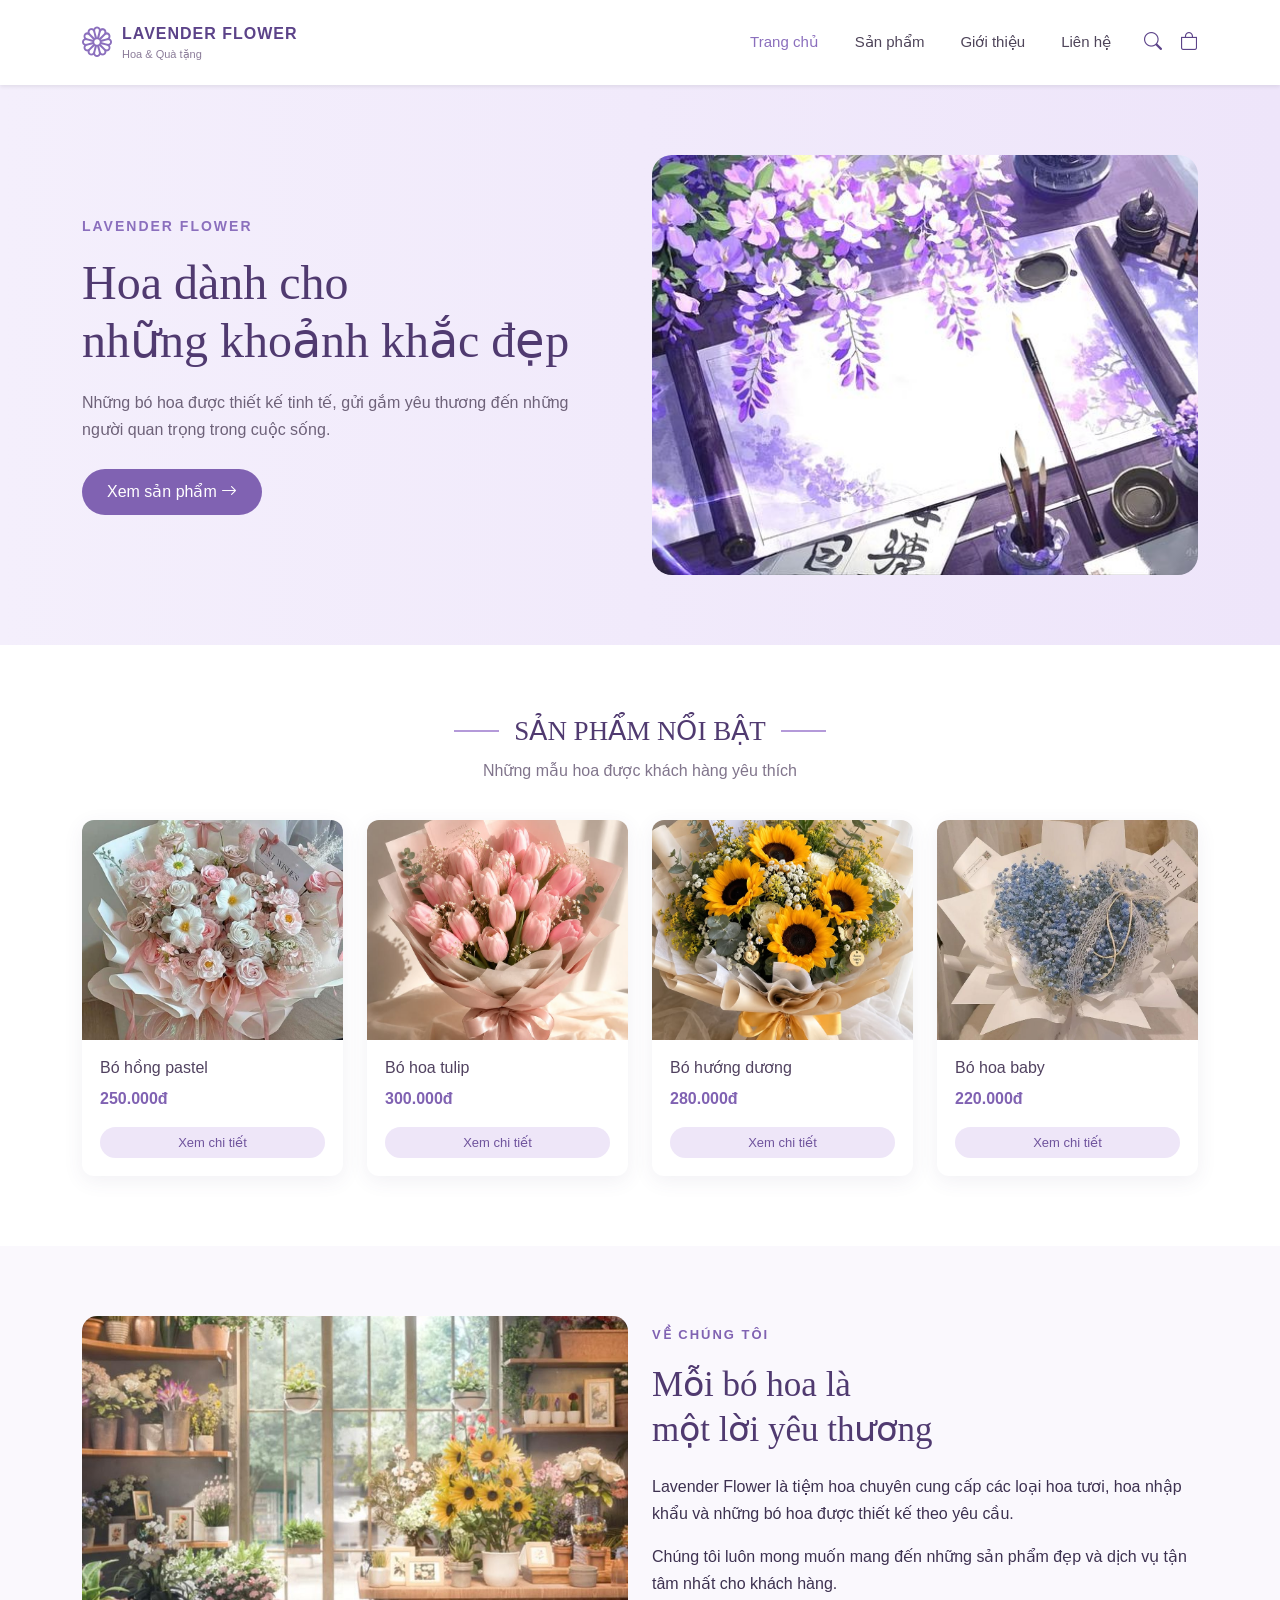
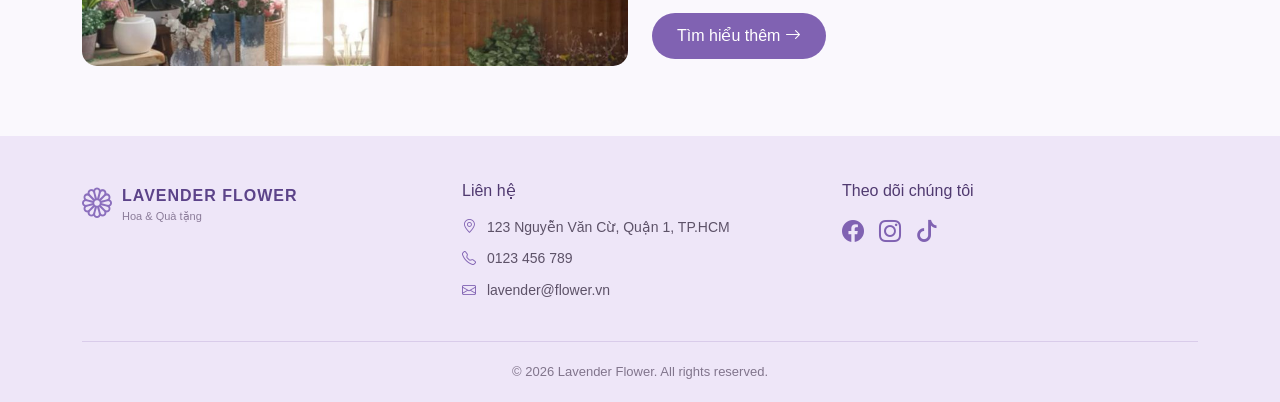
<file: index.html>
<!DOCTYPE html>
<html lang="vi">

<head>

    <!-- ==============================
         THÔNG TIN CƠ BẢN CỦA WEBSITE
    =============================== -->

    <!-- Hỗ trợ tiếng Việt -->
    <meta charset="UTF-8">

    <!-- Giúp website responsive trên điện thoại -->
    <meta name="viewport" content="width=device-width, initial-scale=1.0">

    <!-- Tiêu đề hiển thị trên tab trình duyệt -->
    <title>Lavender Flower - Hoa & Quà tặng</title>


    <!-- ==============================
         BOOTSTRAP
    =============================== -->

    <!-- Bootstrap CSS -->
    <link
        href="https://cdn.jsdelivr.net/npm/bootstrap@5.3.3/dist/css/bootstrap.min.css"
        rel="stylesheet">


    <!-- ==============================
         BOOTSTRAP ICONS
    =============================== -->

    <link
        rel="stylesheet"
        href="https://cdn.jsdelivr.net/npm/bootstrap-icons@1.11.3/font/bootstrap-icons.min.css">


    <!-- ==============================
         CSS CỦA CHÚNG TA
    =============================== -->

    <link rel="stylesheet" href="css/style.css">

</head>


<body>


    <!-- ==================================================
         1. THANH NAVIGATION
    =================================================== -->

    <nav class="navbar navbar-expand-lg bg-white shadow-sm sticky-top">

        <div class="container">

            <!-- LOGO -->
            <a class="navbar-brand" href="index.html">

                <div class="logo">

                    <i class="bi bi-flower1"></i>

                    <div>
                        <strong>LAVENDER FLOWER</strong>
                        <small>Hoa & Quà tặng</small>
                    </div>

                </div>

            </a>


            <!-- NÚT MENU TRÊN ĐIỆN THOẠI -->

            <button
                class="navbar-toggler"
                type="button"
                data-bs-toggle="collapse"
                data-bs-target="#mainMenu">

                <span class="navbar-toggler-icon"></span>

            </button>


            <!-- MENU -->

            <div
                class="collapse navbar-collapse"
                id="mainMenu">

                <ul class="navbar-nav ms-auto">

                    <!-- Trang chủ -->

                    <li class="nav-item">

                        <a
                            class="nav-link active"
                            href="index.html">

                            Trang chủ

                        </a>

                    </li>


                    <!-- Sản phẩm -->

                    <li class="nav-item">

                        <a
                            class="nav-link"
                            href="san-pham.html">

                            Sản phẩm

                        </a>

                    </li>


                    <!-- Giới thiệu -->

                    <li class="nav-item">

                        <a
                            class="nav-link"
                            href="gioi-thieu.html">

                            Giới thiệu

                        </a>

                    </li>


                    <!-- Liên hệ -->

                    <li class="nav-item">

                        <a
                            class="nav-link"
                            href="lien-he.html">

                            Liên hệ

                        </a>

                    </li>

                </ul>


                <!-- ICON -->

                <div class="header-icons">

                    <i class="bi bi-search"></i>

                    <i class="bi bi-bag"></i>

                </div>

            </div>

        </div>

    </nav>



    <!-- ==================================================
         2. BANNER / HERO
    =================================================== -->

    <section class="hero">

        <div class="container">

            <div class="row align-items-center">


                <!-- PHẦN CHỮ -->

                <div class="col-lg-6 hero-content">

                    <p class="hero-small-title">
                        LAVENDER FLOWER
                    </p>

                    <h1>
                        Hoa dành cho
                        <br>
                        những khoảnh khắc đẹp
                    </h1>

                    <p class="hero-description">

                        Những bó hoa được thiết kế tinh tế,
                        gửi gắm yêu thương đến những người
                        quan trọng trong cuộc sống.

                    </p>


                    <!-- NÚT XEM SẢN PHẨM -->

                    <a
                        href="san-pham.html"
                        class="btn btn-lavender">

                        Xem sản phẩm

                        <i class="bi bi-arrow-right"></i>

                    </a>

                </div>



                <!-- PHẦN ẢNH -->

                <div class="col-lg-6">

                    <img
                        src="images/banner.jpg"
                        alt="Bó hoa Lavender Flower"
                        class="img-fluid hero-image">

                </div>

            </div>

        </div>

    </section>



    <!-- ==================================================
         3. SẢN PHẨM NỔI BẬT
    =================================================== -->

    <section class="featured-products">

        <div class="container">


            <!-- TIÊU ĐỀ -->

            <div class="section-title">

                <span></span>

                <h2>Sản phẩm nổi bật</h2>

                <span></span>

            </div>


            <p class="section-description">

                Những mẫu hoa được khách hàng yêu thích

            </p>



            <!-- DANH SÁCH SẢN PHẨM -->

            <div class="row g-4">


                <!-- =========================
                     SẢN PHẨM 1
                ========================== -->

                <div class="col-6 col-lg-3">

                    <div class="product-card">


                        <!-- ẢNH -->

                        <img
                            src="images/hoa-hong.jpg"
                            alt="Bó hồng pastel">


                        <!-- THÔNG TIN -->

                        <div class="product-info">

                            <h3>
                                Bó hồng pastel
                            </h3>

                            <p class="price">
                                250.000đ
                            </p>


                            <!-- NÚT -->

                            <a
                                href="chi-tiet.html"
                                class="btn btn-product">

                                Xem chi tiết

                            </a>

                        </div>

                    </div>

                </div>



                <!-- =========================
                     SẢN PHẨM 2
                ========================== -->

                <div class="col-6 col-lg-3">

                    <div class="product-card">

                        <img
                            src="images/hoa-tulip.jpg"
                            alt="Hoa tulip">

                        <div class="product-info">

                            <h3>
                              Bó hoa tulip
                          </h3>

                            <p class="price">
                                300.000đ
                            </p>

                            <a
                                href="chi-tiet.html"
                                class="btn btn-product">

                                Xem chi tiết

                            </a>

                        </div>

                    </div>

                </div>



                <!-- =========================
                     SẢN PHẨM 3
                ========================== -->

                <div class="col-6 col-lg-3">

                    <div class="product-card">

                        <img
                            src="images/hoa-huong-duong.jpg"
                            alt="Hoa hướng dương">

                        <div class="product-info">

                            <h3>
                                Bó hướng dương
                            </h3>

                            <p class="price">
                                280.000đ
                            </p>

                            <a
                                href="chi-tiet.html"
                                class="btn btn-product">

                                Xem chi tiết

                            </a>

                        </div>

                    </div>

                </div>



                <!-- =========================
                     SẢN PHẨM 4
                ========================== -->

                <div class="col-6 col-lg-3">

                    <div class="product-card">

                        <img
                            src="images/hoa-baby.jpg"
                            alt="Hoa baby">

                        <div class="product-info">

                            <h3>
                                Bó hoa baby
                            </h3>

                            <p class="price">
                                220.000đ
                            </p>

                            <a
                                href="chi-tiet.html"
                                class="btn btn-product">

                                Xem chi tiết

                            </a>

                        </div>

                    </div>

                </div>


            </div>

        </div>

    </section>



    <!-- ==================================================
         4. GIỚI THIỆU NGẮN
    =================================================== -->

    <section class="about-home">

        <div class="container">

            <div class="row align-items-center g-4">


                <!-- ẢNH CỬA HÀNG -->

                <div class="col-lg-6">

                    <img
                        src="images/cua-hang.jpg"
                        alt="Cửa hàng Lavender Flower"
                        class="img-fluid about-image">

                </div>



                <!-- NỘI DUNG -->

                <div class="col-lg-6">

                    <p class="small-title">
                        VỀ CHÚNG TÔI
                    </p>

                    <h2>
                        Mỗi bó hoa là
                        <br>
                        một lời yêu thương
                    </h2>

                    <p>

                        Lavender Flower là tiệm hoa chuyên cung cấp
                        các loại hoa tươi, hoa nhập khẩu và những
                        bó hoa được thiết kế theo yêu cầu.

                    </p>

                    <p>

                        Chúng tôi luôn mong muốn mang đến những
                        sản phẩm đẹp và dịch vụ tận tâm nhất
                        cho khách hàng.

                    </p>


                    <a
                        href="gioi-thieu.html"
                        class="btn btn-lavender">

                        Tìm hiểu thêm

                        <i class="bi bi-arrow-right"></i>

                    </a>

                </div>

            </div>

        </div>

    </section>



    <!-- ==================================================
         5. FOOTER
    =================================================== -->

    <footer class="footer">

        <div class="container">

            <div class="row g-4">


                <!-- LOGO -->

                <div class="col-lg-4">

                    <div class="logo footer-logo">

                        <i class="bi bi-flower1"></i>

                        <div>

                            <strong>
                                LAVENDER FLOWER
                            </strong>

                            <small>
                                Hoa & Quà tặng
                            </small>

                        </div>

                    </div>

                </div>



                <!-- THÔNG TIN LIÊN HỆ -->

                <div class="col-lg-4">

                    <h4>Liên hệ</h4>

                    <p>
                        <i class="bi bi-geo-alt"></i>
                        123 Nguyễn Văn Cừ, Quận 1, TP.HCM
                    </p>

                    <p>
                        <i class="bi bi-telephone"></i>
                        0123 456 789
                    </p>

                    <p>
                        <i class="bi bi-envelope"></i>
                        lavender@flower.vn
                    </p>

                </div>



                <!-- MẠNG XÃ HỘI -->

                <div class="col-lg-4">

                    <h4>
                        Theo dõi chúng tôi
                    </h4>

                    <div class="social-icons">

                        <a href="#">
                            <i class="bi bi-facebook"></i>
                        </a>

                        <a href="#">
                            <i class="bi bi-instagram"></i>
                        </a>

                        <a href="#">
                            <i class="bi bi-tiktok"></i>
                        </a>

                    </div>

                </div>

            </div>


            <!-- COPYRIGHT -->

            <div class="copyright">

                © 2026 Lavender Flower.
                All rights reserved.

            </div>

        </div>

    </footer>



    <!-- ==================================================
         JAVASCRIPT CỦA BOOTSTRAP
         Dùng để menu mobile hoạt động
    =================================================== -->

    <script
        src="https://cdn.jsdelivr.net/npm/bootstrap@5.3.3/dist/js/bootstrap.bundle.min.js">
    </script>


</body>

</html>
</file>
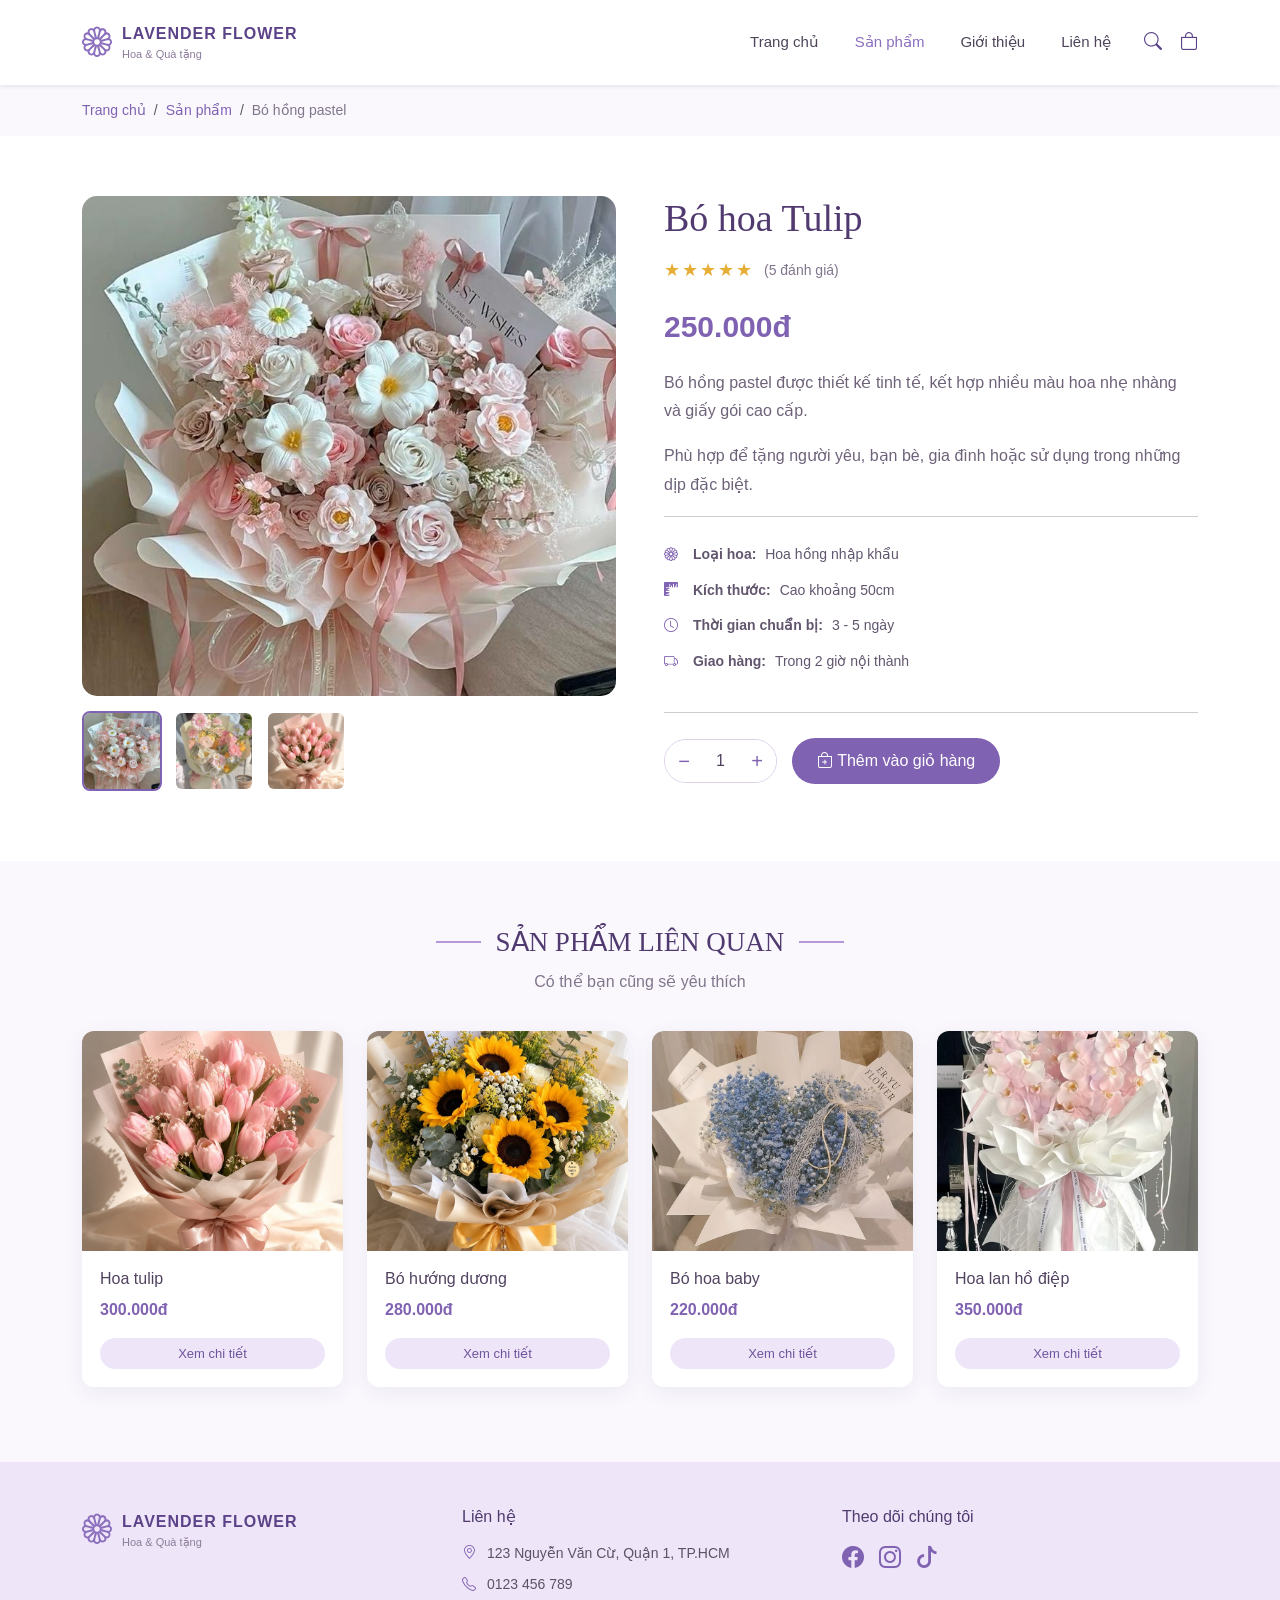
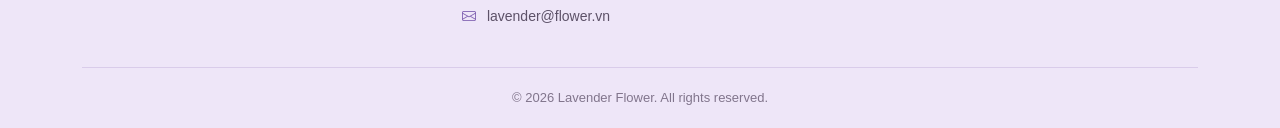
<file: chi-tiet.html>
<!DOCTYPE html>
<html lang="vi">

<head>

    <!-- ==================================================
         THÔNG TIN CƠ BẢN
    =================================================== -->

    <!-- Hỗ trợ tiếng Việt -->
    <meta charset="UTF-8">

    <!-- Responsive trên điện thoại -->
    <meta name="viewport" content="width=device-width, initial-scale=1.0">

    <!-- Tiêu đề trang -->
    <title>Bó hồng pastel - Lavender Flower</title>


    <!-- ==================================================
         BOOTSTRAP CSS
    =================================================== -->

    <link
        href="https://cdn.jsdelivr.net/npm/bootstrap@5.3.3/dist/css/bootstrap.min.css"
        rel="stylesheet">


    <!-- ==================================================
         BOOTSTRAP ICONS
    =================================================== -->

    <link
        rel="stylesheet"
        href="https://cdn.jsdelivr.net/npm/bootstrap-icons@1.11.3/font/bootstrap-icons.min.css">


    <!-- ==================================================
         CSS TỰ VIẾT
    =================================================== -->

    <link
        rel="stylesheet"
        href="css/style.css">

</head>


<body>


    <!-- ==================================================
         1. NAVIGATION
    =================================================== -->

    <nav class="navbar navbar-expand-lg bg-white shadow-sm sticky-top">

        <div class="container">


            <!-- LOGO -->

            <a
                class="navbar-brand"
                href="index.html">

                <div class="logo">

                    <i class="bi bi-flower1"></i>

                    <div>

                        <strong>
                            LAVENDER FLOWER
                        </strong>

                        <small>
                            Hoa & Quà tặng
                        </small>

                    </div>

                </div>

            </a>



            <!-- NÚT MENU MOBILE -->

            <button
                class="navbar-toggler"
                type="button"
                data-bs-toggle="collapse"
                data-bs-target="#mainMenu">

                <span class="navbar-toggler-icon"></span>

            </button>



            <!-- MENU -->

            <div
                class="collapse navbar-collapse"
                id="mainMenu">

                <ul class="navbar-nav ms-auto">


                    <!-- TRANG CHỦ -->

                    <li class="nav-item">

                        <a
                            class="nav-link"
                            href="index.html">

                            Trang chủ

                        </a>

                    </li>


                    <!-- SẢN PHẨM -->

                    <li class="nav-item">

                        <a
                            class="nav-link active"
                            href="san-pham.html">

                            Sản phẩm

                        </a>

                    </li>


                    <!-- GIỚI THIỆU -->

                    <li class="nav-item">

                        <a
                            class="nav-link"
                            href="gioi-thieu.html">

                            Giới thiệu

                        </a>

                    </li>


                    <!-- LIÊN HỆ -->

                    <li class="nav-item">

                        <a
                            class="nav-link"
                            href="lien-he.html">

                            Liên hệ

                        </a>

                    </li>

                </ul>



                <!-- ICON -->

                <div class="header-icons">

                    <i class="bi bi-search"></i>

                    <i class="bi bi-bag"></i>

                </div>

            </div>

        </div>

    </nav>



    <!-- ==================================================
         2. BREADCRUMB
    =================================================== -->

    <section class="breadcrumb-section">

        <div class="container">

            <nav aria-label="breadcrumb">

                <ol class="breadcrumb">

                    <li class="breadcrumb-item">

                        <a href="index.html">
                            Trang chủ
                        </a>

                    </li>


                    <li class="breadcrumb-item">

                        <a href="san-pham.html">
                            Sản phẩm
                        </a>

                    </li>


                    <li
                        class="breadcrumb-item active"
                        aria-current="page">

                        Bó hồng pastel

                    </li>

                </ol>

            </nav>

        </div>

    </section>



    <!-- ==================================================
         3. CHI TIẾT SẢN PHẨM
    =================================================== -->

    <section class="product-detail">

        <div class="container">

            <div class="row g-5 align-items-start">


                <!-- ==================================================
                     PHẦN ẢNH
                =================================================== -->

                <div class="col-lg-6">


                    <!-- ẢNH CHÍNH -->

                    <div class="main-product-image">

                        <img
                            src="images/hoa-hong.jpg"
                            alt="Bó hồng pastel">

                    </div>


                    <!-- ẢNH NHỎ -->

                    <div class="product-thumbnails">


                        <div class="thumbnail active">

                            <img
                                src="images/hoa-hong.jpg"
                                alt="Bó hồng pastel">

                        </div>


                        <div class="thumbnail">

                            <img
                                src="images/hoa-mix.jpg"
                                alt="Hoa mix">

                        </div>


                        <div class="thumbnail">

                            <img
                                src="images/hoa-tulip.jpg"
                                alt="Hoa tulip">

                        </div>


                    </div>

                </div>



                <!-- ==================================================
                     PHẦN THÔNG TIN SẢN PHẨM
                =================================================== -->

                <div class="col-lg-6">

                    <div class="product-detail-info">


                        <!-- TÊN SẢN PHẨM -->

                        <h1>
                          Bó hoa Tulip
                      </h1>


                        <!-- ĐÁNH GIÁ -->

                        <div class="product-rating">

                            <span class="stars">

                                ★★★★★

                            </span>

                            <span>
                                (5 đánh giá)
                            </span>

                      </div>


                        <!-- GIÁ -->

                        <div class="detail-price">

                            250.000đ

                        </div>


                        <!-- MÔ TẢ -->

                        <p class="detail-description">

                            Bó hồng pastel được thiết kế tinh tế,
                            kết hợp nhiều màu hoa nhẹ nhàng và
                            giấy gói cao cấp.

                        </p>

                        <p class="detail-description">

                            Phù hợp để tặng người yêu, bạn bè,
                            gia đình hoặc sử dụng trong những
                            dịp đặc biệt.

                        </p>


                        <!-- ĐƯỜNG KẺ -->

                        <hr>


                        <!-- THÔNG TIN -->

                        <div class="product-specifications">


                            <p>

                                <i class="bi bi-flower1"></i>

                                <strong>
                                    Loại hoa:
                                </strong>

                                Hoa hồng nhập khẩu

                            </p>


                            <p>

                                <i class="bi bi-rulers"></i>

                                <strong>
                                    Kích thước:
                                </strong>

                                Cao khoảng 50cm

                            </p>


                            <p>

                                <i class="bi bi-clock"></i>

                                <strong>
                                    Thời gian chuẩn bị:
                                </strong>

                                3 - 5 ngày

                            </p>


                            <p>

                                <i class="bi bi-truck"></i>

                                <strong>
                                    Giao hàng:
                                </strong>

                                Trong 2 giờ nội thành

                            </p>

                        </div>


                        <hr>


                        <!-- SỐ LƯỢNG + NÚT GIỎ HÀNG -->

                        <div class="purchase-area">


                            <!-- SỐ LƯỢNG -->

                            <div class="quantity">

                                <button
                                    type="button">

                                    −

                                </button>

                                <span>
                                    1
                                </span>

                                <button
                                    type="button">

                                    +

                                </button>

                            </div>


                            <!-- NÚT GIỎ HÀNG -->

                            <button
                                class="btn btn-add-cart">

                                <i class="bi bi-bag-plus"></i>

                                Thêm vào giỏ hàng

                            </button>

                        </div>

                  </div>

                </div>

            </div>

        </div>

    </section>



    <!-- ==================================================
         4. SẢN PHẨM LIÊN QUAN
    =================================================== -->

    <section class="related-products">

        <div class="container">


            <!-- TIÊU ĐỀ -->

            <div class="section-title">

                <span></span>

                <h2>
                    Sản phẩm liên quan
                </h2>

                <span></span>

            </div>


            <p class="section-description">

                Có thể bạn cũng sẽ yêu thích

            </p>



            <!-- DANH SÁCH -->

            <div class="row g-4">


                <!-- =========================
                     SẢN PHẨM 1
                ========================== -->

                <div class="col-6 col-lg-3">

                    <div class="product-card">

                        <img
                            src="images/hoa-tulip.jpg"
                            alt="Hoa tulip">

                        <div class="product-info">

                            <h3>
                                Hoa tulip
                            </h3>

                            <p class="price">
                                300.000đ
                            </p>

                            <a
                                href="chi-tiet.html"
                                class="btn btn-product">

                                Xem chi tiết

                            </a>

                        </div>

                    </div>

                </div>



                <!-- =========================
                     SẢN PHẨM 2
                ========================== -->

                <div class="col-6 col-lg-3">

                    <div class="product-card">

                        <img
                            src="images/hoa-huong-duong.jpg"
                            alt="Hoa hướng dương">

                        <div class="product-info">

                            <h3>
                                Bó hướng dương
                            </h3>

                            <p class="price">
                                280.000đ
                            </p>

                            <a
                                href="chi-tiet.html"
                                class="btn btn-product">

                                Xem chi tiết

                            </a>

                        </div>

                    </div>

                </div>



                <!-- =========================
                     SẢN PHẨM 3
                ========================== -->

                <div class="col-6 col-lg-3">

                    <div class="product-card">

                        <img
                            src="images/hoa-baby.jpg"
                            alt="Hoa baby">

                        <div class="product-info">

                            <h3>
                                Bó hoa baby
                            </h3>

                            <p class="price">
                                220.000đ
                            </p>

                            <a
                                href="chi-tiet.html"
                                class="btn btn-product">

                                Xem chi tiết

                            </a>

                        </div>

                    </div>

                </div>



                <!-- =========================
                     SẢN PHẨM 4
                ========================== -->

                <div class="col-6 col-lg-3">

                    <div class="product-card">

                        <img
                            src="images/hoa-lan.jpg"
                            alt="Hoa lan hồ điệp">

                        <div class="product-info">

                            <h3>
                                Hoa lan hồ điệp
                            </h3>

                            <p class="price">
                                350.000đ
                            </p>

                            <a
                                href="chi-tiet.html"
                                class="btn btn-product">

                                Xem chi tiết

                            </a>

                        </div>

                    </div>

                </div>


            </div>

        </div>

    </section>



    <!-- ==================================================
         5. FOOTER
    =================================================== -->

    <footer class="footer">

        <div class="container">

            <div class="row g-4">


                <!-- LOGO -->

                <div class="col-lg-4">

                    <div class="logo footer-logo">

                        <i class="bi bi-flower1"></i>

                        <div>

                            <strong>
                                LAVENDER FLOWER
                            </strong>

                            <small>
                                Hoa & Quà tặng
                            </small>

                        </div>

                    </div>

                </div>



                <!-- THÔNG TIN -->

                <div class="col-lg-4">

                    <h4>
                        Liên hệ
                    </h4>

                    <p>

                        <i class="bi bi-geo-alt"></i>

                        123 Nguyễn Văn Cừ,
                        Quận 1, TP.HCM

                    </p>

                    <p>

                        <i class="bi bi-telephone"></i>

                        0123 456 789

                    </p>

                    <p>

                        <i class="bi bi-envelope"></i>

                        lavender@flower.vn

                    </p>

                </div>



                <!-- SOCIAL -->

                <div class="col-lg-4">

                    <h4>
                        Theo dõi chúng tôi
                    </h4>

                    <div class="social-icons">

                        <a href="#">
                            <i class="bi bi-facebook"></i>
                        </a>

                        <a href="#">
                            <i class="bi bi-instagram"></i>
                        </a>

                        <a href="#">
                            <i class="bi bi-tiktok"></i>
                        </a>

                    </div>

                </div>

            </div>


            <!-- COPYRIGHT -->

            <div class="copyright">

                © 2026 Lavender Flower.
                All rights reserved.

            </div>

        </div>

    </footer>



    <!-- ==================================================
         BOOTSTRAP JAVASCRIPT
    =================================================== -->

    <script
        src="https://cdn.jsdelivr.net/npm/bootstrap@5.3.3/dist/js/bootstrap.bundle.min.js">
    </script>


</body>

</html>
</file>
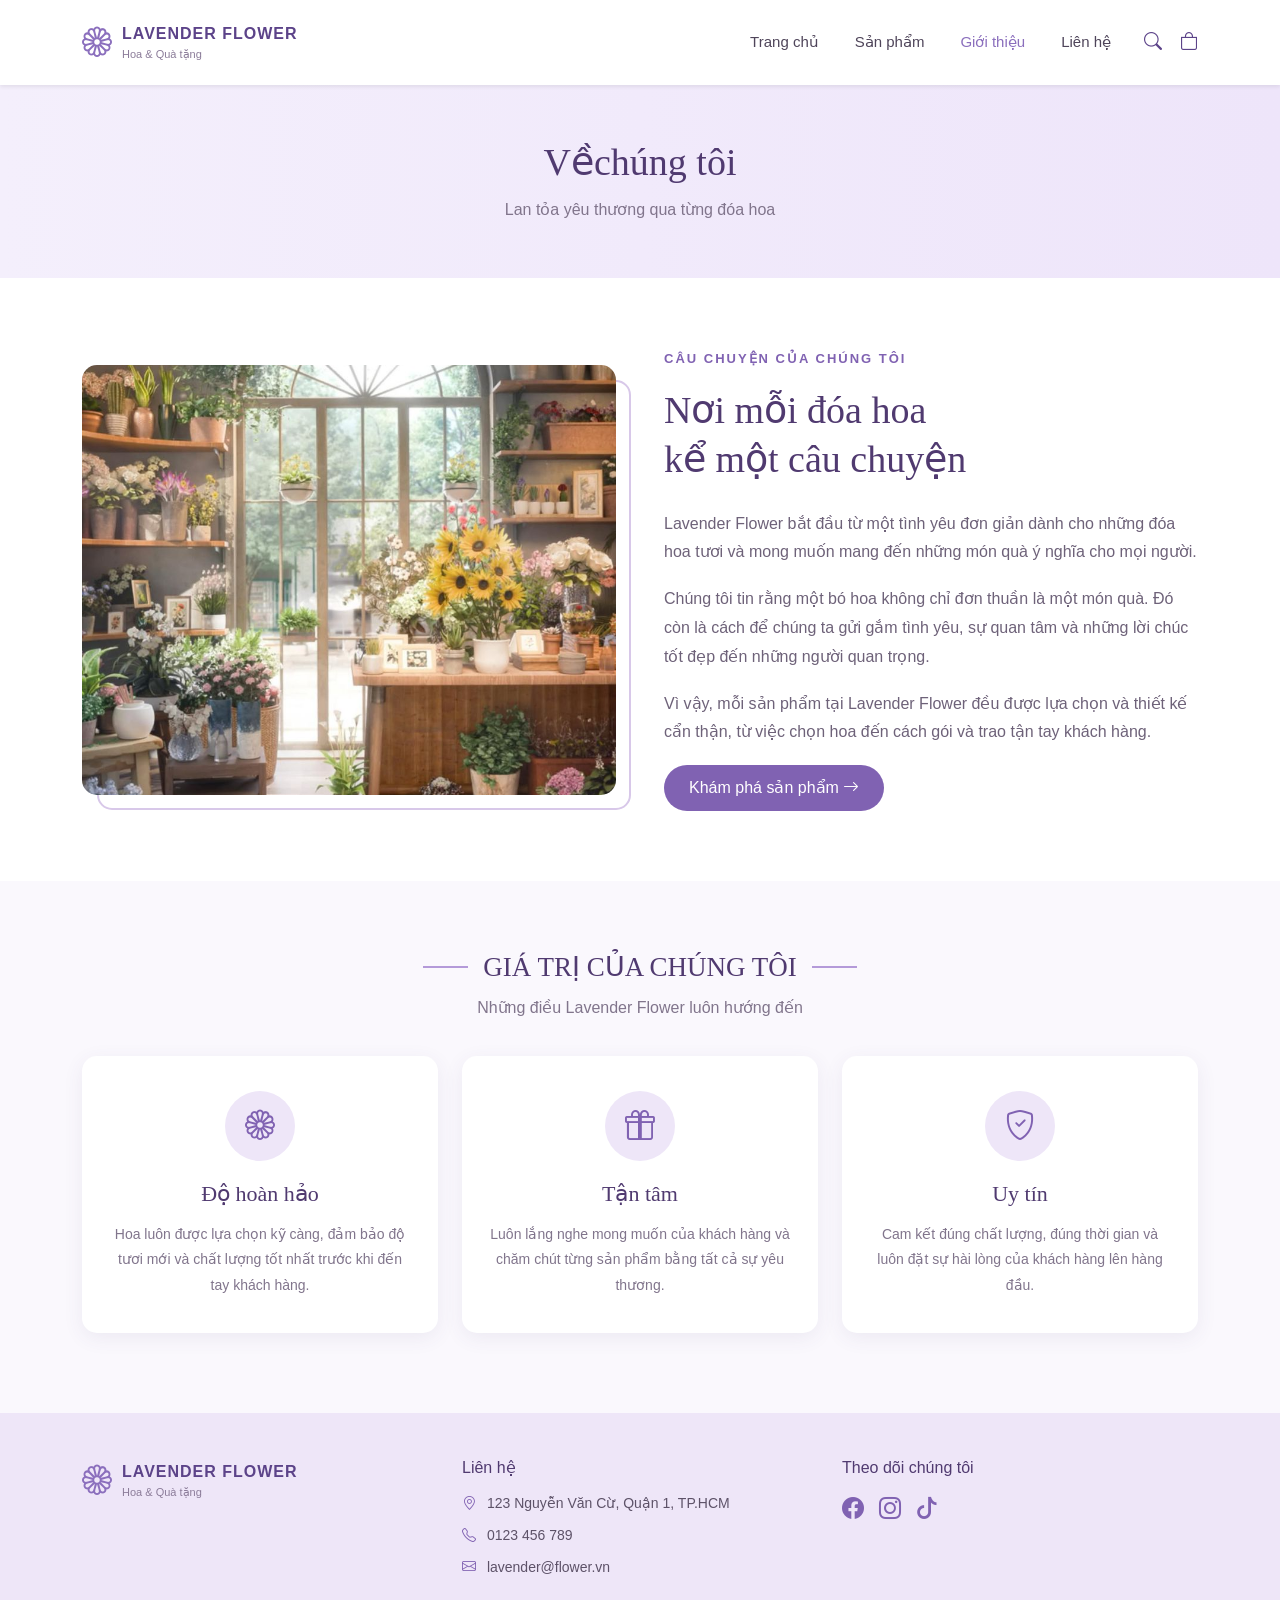
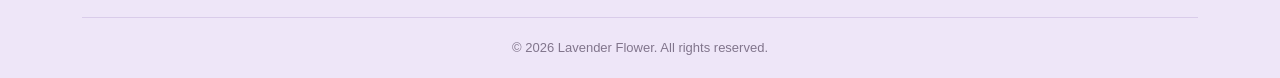
<file: gioi-thieu.html>
<!DOCTYPE html>
<html lang="vi">

<head>

    <!-- ==================================================
         THÔNG TIN CƠ BẢN
    =================================================== -->

    <!-- Hỗ trợ tiếng Việt -->
    <meta charset="UTF-8">

    <!-- Responsive trên điện thoại -->
    <meta name="viewport" content="width=device-width, initial-scale=1.0">

    <!-- Tiêu đề trang -->
    <title>Giới thiệu - Lavender Flower</title>


    <!-- ==================================================
         BOOTSTRAP CSS
    =================================================== -->

    <link
        href="https://cdn.jsdelivr.net/npm/bootstrap@5.3.3/dist/css/bootstrap.min.css"
        rel="stylesheet">


    <!-- ==================================================
         BOOTSTRAP ICONS
    =================================================== -->

    <link
        rel="stylesheet"
        href="https://cdn.jsdelivr.net/npm/bootstrap-icons@1.11.3/font/bootstrap-icons.min.css">


    <!-- ==================================================
         CSS TỰ VIẾT
    =================================================== -->

    <link
        rel="stylesheet"
        href="css/style.css">

</head>


<body>


    <!-- ==================================================
         1. NAVIGATION
    =================================================== -->

    <nav class="navbar navbar-expand-lg bg-white shadow-sm sticky-top">

        <div class="container">


            <!-- LOGO -->

            <a
                class="navbar-brand"
                href="index.html">

                <div class="logo">

                    <i class="bi bi-flower1"></i>

                    <div>

                        <strong>
                            LAVENDER FLOWER
                        </strong>

                        <small>
                            Hoa & Quà tặng
                        </small>

                    </div>

                </div>

            </a>



            <!-- NÚT MENU TRÊN ĐIỆN THOẠI -->

            <button
                class="navbar-toggler"
                type="button"
                data-bs-toggle="collapse"
                data-bs-target="#mainMenu">

                <span class="navbar-toggler-icon"></span>

            </button>



            <!-- MENU -->

            <div
                class="collapse navbar-collapse"
                id="mainMenu">

                <ul class="navbar-nav ms-auto">


                    <!-- TRANG CHỦ -->

                    <li class="nav-item">

                        <a
                            class="nav-link"
                            href="index.html">

                            Trang chủ

                        </a>

                    </li>


                    <!-- SẢN PHẨM -->

                    <li class="nav-item">

                        <a
                            class="nav-link"
                            href="san-pham.html">

                            Sản phẩm

                        </a>

                    </li>


                    <!-- GIỚI THIỆU -->

                    <li class="nav-item">

                        <a
                            class="nav-link active"
                            href="gioi-thieu.html">

                            Giới thiệu

                        </a>

                    </li>


                    <!-- LIÊN HỆ -->

                    <li class="nav-item">

                        <a
                            class="nav-link"
                            href="lien-he.html">

                            Liên hệ

                        </a>

                    </li>

                </ul>



                <!-- ICON -->

                <div class="header-icons">

                    <i class="bi bi-search"></i>

                    <i class="bi bi-bag"></i>

                </div>

            </div>

        </div>

    </nav>



    <!-- ==================================================
         2. TIÊU ĐỀ TRANG
    =================================================== -->

    <section class="page-banner">

        <div class="container text-center">

            <h1>
                Vềchúng tôi
            </h1>

            <p>
                Lan tỏa yêu thương qua từng đóa hoa
            </p>

        </div>

    </section>



    <!-- ==================================================
         3. CÂU CHUYỆN CỦA CHÚNG TÔI
    =================================================== -->

    <section class="about-story">

        <div class="container">

            <div class="row align-items-center g-5">


                <!-- ==================================================
                     ẢNH CỬA HÀNG - BÊN TRÁI
                =================================================== -->

                <div class="col-lg-6">

                    <div class="about-story-image">

                        <img
                            src="images/cua-hang.jpg"
                            alt="Cửa hàng Lavender Flower"
                            class="img-fluid">

                    </div>

                </div>



                <!-- ==================================================
                     NỘI DUNG - BÊN PHẢI
                =================================================== -->

                <div class="col-lg-6">

                    <p class="small-title">
                        CÂU CHUYỆN CỦA CHÚNG TÔI
                    </p>


                    <h2>
                        Nơi mỗi đóa hoa
                        <br>
                        kể một câu chuyện
                    </h2>


                    <p>

                        Lavender Flower bắt đầu từ một tình yêu
                        đơn giản dành cho những đóa hoa tươi
                        và mong muốn mang đến những món quà
                        ý nghĩa cho mọi người.

                    </p>


                    <p>

                        Chúng tôi tin rằng một bó hoa không chỉ
                        đơn thuần là một món quà. Đó còn là cách
                        để chúng ta gửi gắm tình yêu, sự quan tâm
                        và những lời chúc tốt đẹp đến những người
                        quan trọng.

                    </p>


                    <p>

                        Vì vậy, mỗi sản phẩm tại Lavender Flower
                        đều được lựa chọn và thiết kế cẩn thận,
                        từ việc chọn hoa đến cách gói và trao tận
                        tay khách hàng.

                    </p>


                    <!-- NÚT -->

                    <a
                        href="san-pham.html"
                        class="btn btn-lavender">

                        Khám phá sản phẩm

                        <i class="bi bi-arrow-right"></i>

                    </a>

                </div>

            </div>

        </div>

    </section>



    <!-- ==================================================
         4. GIÁ TRỊ CỦA CHÚNG TÔI
    =================================================== -->

    <section class="our-values">

        <div class="container">


            <!-- TIÊU ĐỀ -->

            <div class="section-title">

                <span></span>

                <h2>
                    Giá trị của chúng tôi
                </h2>

                <span></span>

            </div>


            <p class="section-description">

                Những điều Lavender Flower luôn hướng đến

            </p>



            <!-- ==================================================
                 3 GIÁ TRỊ
            =================================================== -->

            <div class="row g-4">


                <!-- ==================================================
                     GIÁ TRỊ 1 - CHẤT LƯỢNG
                =================================================== -->

                <div class="col-md-4">

                    <div class="value-card">


                        <!-- ICON -->

                        <div class="value-icon">

                            <i class="bi bi-flower1"></i>

                        </div>


                        <!-- TIÊU ĐỀ -->

                        <h3>
                            Độ hoàn hảo
                        </h3>


                        <!-- NỘI DUNG -->

                        <p>

                            Hoa luôn được lựa chọn kỹ càng,
                            đảm bảo độ tươi mới và chất lượng
                            tốt nhất trước khi đến tay khách hàng.

                        </p>

                    </div>

                </div>



                <!-- ==================================================
                     GIÁ TRỊ 2 - TẬN TÂM
                =================================================== -->

                <div class="col-md-4">

                    <div class="value-card">


                        <!-- ICON -->

                        <div class="value-icon">

                            <i class="bi bi-gift"></i>

                        </div>


                        <!-- TIÊU ĐỀ -->

                        <h3>
                            Tận tâm
                        </h3>


                        <!-- NỘI DUNG -->

                        <p>

                            Luôn lắng nghe mong muốn của khách hàng
                            và chăm chút từng sản phẩm bằng tất cả
                            sự yêu thương.

                        </p>

                    </div>

                </div>



                <!-- ==================================================
                     GIÁ TRỊ 3 - UY TÍN
                =================================================== -->

                <div class="col-md-4">

                    <div class="value-card">


                        <!-- ICON -->

                        <div class="value-icon">

                            <i class="bi bi-shield-check"></i>

                        </div>


                        <!-- TIÊU ĐỀ -->

                        <h3>
                            Uy tín
                        </h3>


                        <!-- NỘI DUNG -->

                        <p>

                            Cam kết đúng chất lượng, đúng thời gian
                            và luôn đặt sự hài lòng của khách hàng
                            lên hàng đầu.

                        </p>

                    </div>

                </div>


            </div>

        </div>

    </section>



    <!-- ==================================================
         5. FOOTER
    =================================================== -->

    <footer class="footer">

        <div class="container">

            <div class="row g-4">


                <!-- LOGO -->

                <div class="col-lg-4">

                    <div class="logo footer-logo">

                        <i class="bi bi-flower1"></i>

                        <div>

                            <strong>
                                LAVENDER FLOWER
                            </strong>

                            <small>
                                Hoa & Quà tặng
                            </small>

                        </div>

                    </div>

                </div>



                <!-- THÔNG TIN -->

                <div class="col-lg-4">

                    <h4>
                        Liên hệ
                    </h4>

                    <p>

                        <i class="bi bi-geo-alt"></i>

                        123 Nguyễn Văn Cừ,
                        Quận 1, TP.HCM

                    </p>

                    <p>

                        <i class="bi bi-telephone"></i>

                        0123 456 789

                    </p>

                    <p>

                        <i class="bi bi-envelope"></i>

                        lavender@flower.vn

                    </p>

                </div>



                <!-- SOCIAL -->

                <div class="col-lg-4">

                    <h4>
                        Theo dõi chúng tôi
                    </h4>

                    <div class="social-icons">

                        <a href="#">
                            <i class="bi bi-facebook"></i>
                        </a>

                        <a href="#">
                            <i class="bi bi-instagram"></i>
                        </a>

                        <a href="#">
                            <i class="bi bi-tiktok"></i>
                        </a>

                    </div>

                </div>

            </div>


            <!-- COPYRIGHT -->

            <div class="copyright">

                © 2026 Lavender Flower.
                All rights reserved.

            </div>

        </div>

    </footer>



    <!-- ==================================================
         BOOTSTRAP JAVASCRIPT
    =================================================== -->

    <script
        src="https://cdn.jsdelivr.net/npm/bootstrap@5.3.3/dist/js/bootstrap.bundle.min.js">
    </script>


</body>

</html>
</file>
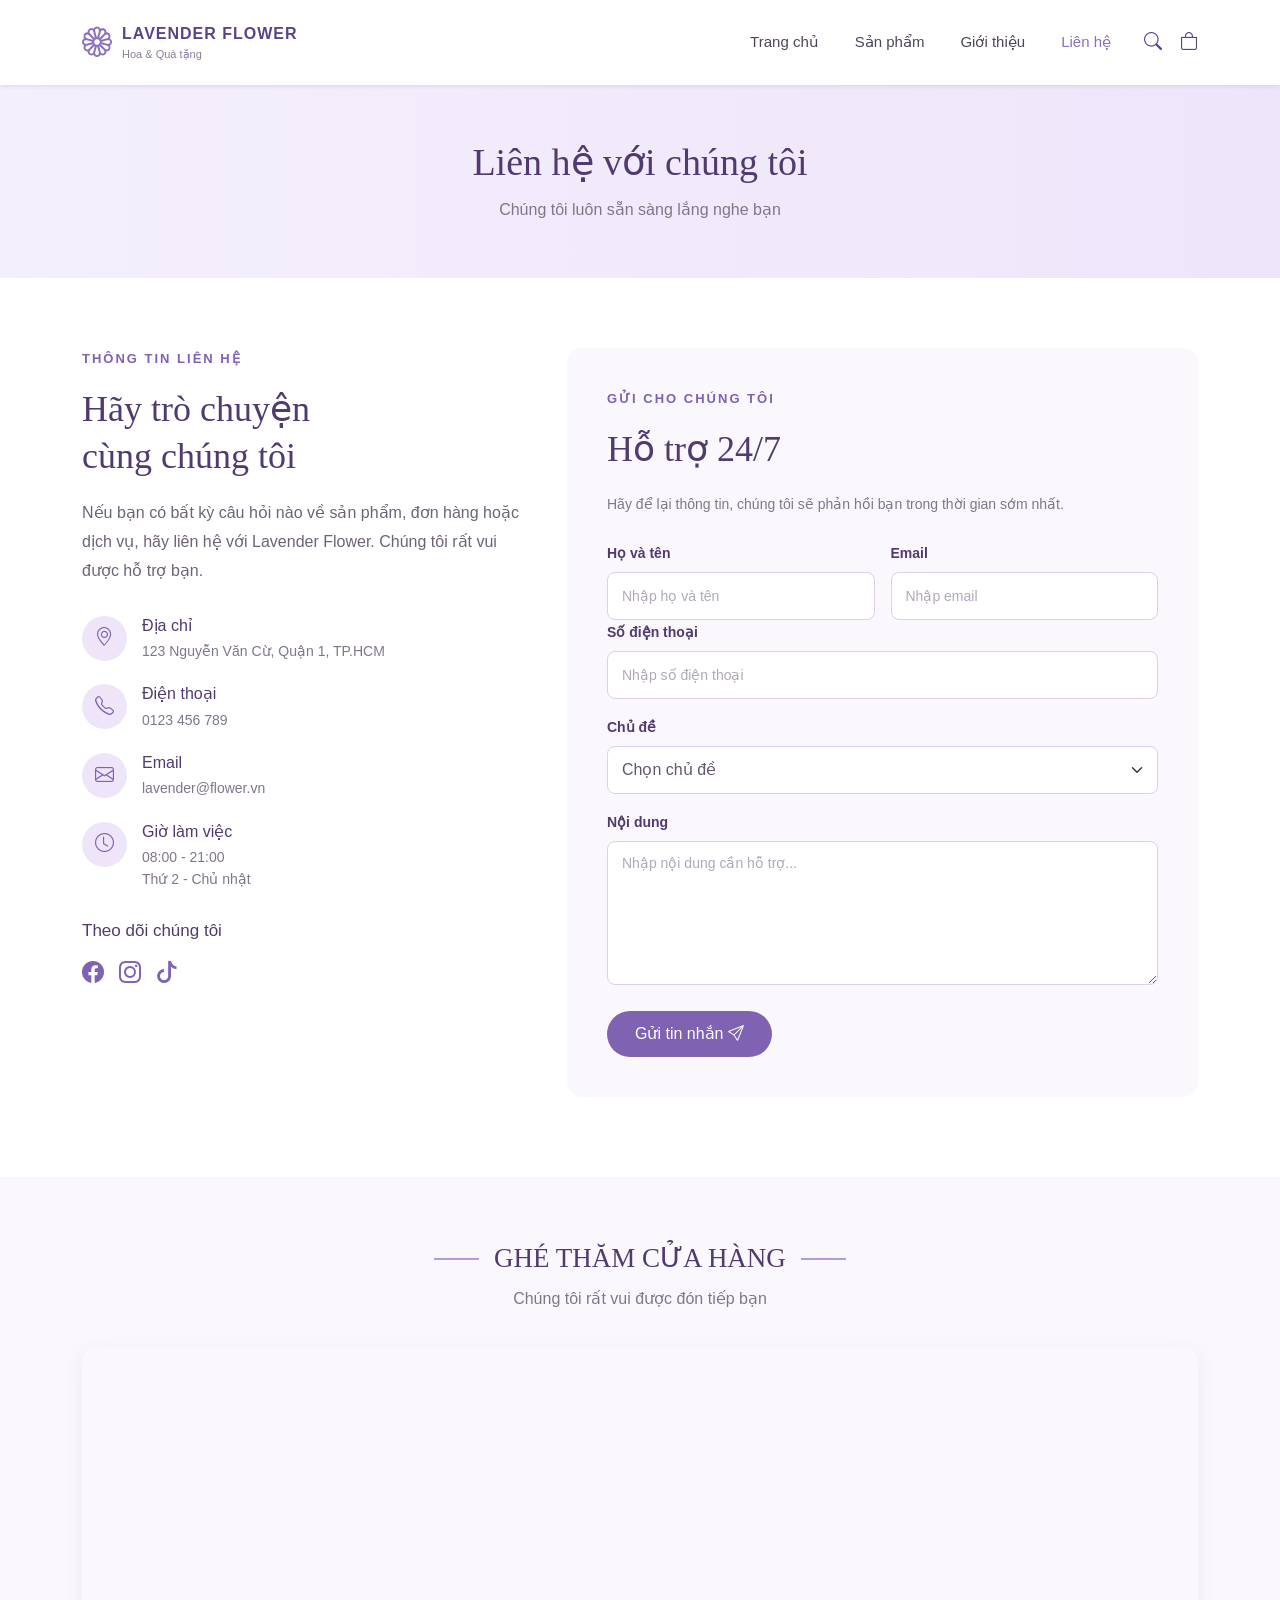
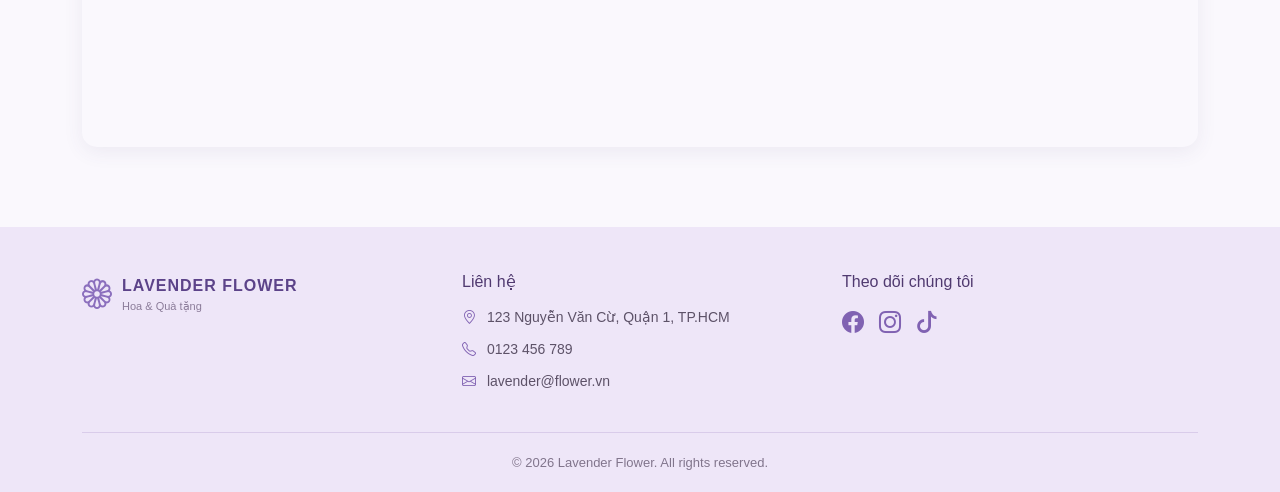
<file: lien-he.html>
<!DOCTYPE html>
<html lang="vi">

<head>

    <!-- ==================================================
         THÔNG TIN CƠ BẢN
    =================================================== -->

    <!-- Hỗ trợ tiếng Việt -->
    <meta charset="UTF-8">

    <!-- Responsive trên điện thoại -->
    <meta name="viewport" content="width=device-width, initial-scale=1.0">

    <!-- Tiêu đề trang -->
    <title>Liên hệ - Lavender Flower</title>


    <!-- ==================================================
         BOOTSTRAP CSS
    =================================================== -->

    <link
        href="https://cdn.jsdelivr.net/npm/bootstrap@5.3.3/dist/css/bootstrap.min.css"
        rel="stylesheet">


    <!-- ==================================================
         BOOTSTRAP ICONS
    =================================================== -->

    <link
        rel="stylesheet"
        href="https://cdn.jsdelivr.net/npm/bootstrap-icons@1.11.3/font/bootstrap-icons.min.css">


    <!-- ==================================================
         CSS TỰ VIẾT
    =================================================== -->

    <link
        rel="stylesheet"
        href="css/style.css">

</head>


<body>


    <!-- ==================================================
         1. NAVIGATION
    =================================================== -->

    <nav class="navbar navbar-expand-lg bg-white shadow-sm sticky-top">

        <div class="container">


            <!-- LOGO -->

            <a
                class="navbar-brand"
                href="index.html">

                <div class="logo">

                    <i class="bi bi-flower1"></i>

                    <div>

                        <strong>
                            LAVENDER FLOWER
                        </strong>

                        <small>
                            Hoa & Quà tặng
                        </small>

                    </div>

                </div>

            </a>



            <!-- NÚT MENU MOBILE -->

            <button
                class="navbar-toggler"
                type="button"
                data-bs-toggle="collapse"
                data-bs-target="#mainMenu">

                <span class="navbar-toggler-icon"></span>

            </button>



            <!-- MENU -->

            <div
                class="collapse navbar-collapse"
                id="mainMenu">

                <ul class="navbar-nav ms-auto">


                    <!-- TRANG CHỦ -->

                    <li class="nav-item">

                        <a
                            class="nav-link"
                            href="index.html">

                            Trang chủ

                        </a>

                    </li>


                    <!-- SẢN PHẨM -->

                    <li class="nav-item">

                        <a
                            class="nav-link"
                            href="san-pham.html">

                            Sản phẩm

                        </a>

                    </li>


                    <!-- GIỚI THIỆU -->

                    <li class="nav-item">

                        <a
                            class="nav-link"
                            href="gioi-thieu.html">

                            Giới thiệu

                        </a>

                    </li>


                    <!-- LIÊN HỆ -->

                    <li class="nav-item">

                        <a
                            class="nav-link active"
                            href="lien-he.html">

                            Liên hệ

                        </a>

                    </li>

                </ul>



                <!-- ICON -->

                <div class="header-icons">

                    <i class="bi bi-search"></i>

                    <i class="bi bi-bag"></i>

                </div>

            </div>


        </div>

    </nav>



    <!-- ==================================================
         2. TIÊU ĐỀ TRANG
    =================================================== -->

    <section class="page-banner">

        <div class="container text-center">

            <h1>
                Liên hệ với chúng tôi
            </h1>

            <p>
                Chúng tôi luôn sẵn sàng lắng nghe bạn
            </p>

        </div>

    </section>



    <!-- ==================================================
         3. PHẦN LIÊN HỆ
    =================================================== -->

    <section class="contact-section">

        <div class="container">

            <div class="row g-5">


                <!-- ==================================================
                     CỘT TRÁI - THÔNG TIN LIÊN HỆ
                =================================================== -->

                <div class="col-lg-5">

                    <div class="contact-info">


                        <!-- TIÊU ĐỀ -->

                        <p class="small-title">
                            THÔNG TIN LIÊN HỆ
                        </p>


                        <h2>
                            Hãy trò chuyện
                            <br>
                            cùng chúng tôi
                        </h2>


                        <p class="contact-intro">

                            Nếu bạn có bất kỳ câu hỏi nào về
                            sản phẩm, đơn hàng hoặc dịch vụ,
                            hãy liên hệ với Lavender Flower.
                            Chúng tôi rất vui được hỗ trợ bạn.

                        </p>



                        <!-- ==================================================
                             ĐỊA CHỈ
                        =================================================== -->

                        <div class="contact-item">

                            <div class="contact-icon">

                                <i class="bi bi-geo-alt"></i>

                            </div>

                            <div>

                                <h4>
                                    Địa chỉ
                                </h4>

                                <p>
                                    123 Nguyễn Văn Cừ,
                                    Quận 1, TP.HCM
                                </p>

                            </div>

                        </div>



                        <!-- ==================================================
                             ĐIỆN THOẠI
                        =================================================== -->

                        <div class="contact-item">

                            <div class="contact-icon">

                                <i class="bi bi-telephone"></i>

                            </div>

                            <div>

                                <h4>
                                    Điện thoại
                                </h4>

                                <p>
                                    0123 456 789
                                </p>

                            </div>

                        </div>



                        <!-- ==================================================
                             EMAIL
                        =================================================== -->

                        <div class="contact-item">

                            <div class="contact-icon">

                                <i class="bi bi-envelope"></i>

                            </div>

                            <div>

                                <h4>
                                    Email
                                </h4>

                                <p>
                                    lavender@flower.vn
                                </p>

                            </div>

                        </div>



                        <!-- ==================================================
                             GIỜ LÀM VIỆC
                        =================================================== -->

                        <div class="contact-item">

                            <div class="contact-icon">

                                <i class="bi bi-clock"></i>

                            </div>

                            <div>

                                <h4>
                                    Giờ làm việc
                                </h4>

                                <p>
                                    08:00 - 21:00
                                    <br>
                                    Thứ 2 - Chủ nhật
                                </p>

                            </div>

                        </div>



                        <!-- ==================================================
                             MẠNG XÃ HỘI
                        =================================================== -->

                        <div class="contact-social">

                            <h4>
                                Theo dõi chúng tôi
                            </h4>


                            <div class="social-icons">

                                <a href="#">

                                    <i class="bi bi-facebook"></i>

                                </a>


                                <a href="#">

                                    <i class="bi bi-instagram"></i>

                                </a>


                                <a href="#">

                                    <i class="bi bi-tiktok"></i>

                                </a>

                            </div>

                        </div>

                    </div>

                </div>



                <!-- ==================================================
                     CỘT PHẢI - FORM
                =================================================== -->

                <div class="col-lg-7">

                    <div class="contact-form">


                        <!-- TIÊU ĐỀ -->

                        <p class="small-title">
                            GỬI CHO CHÚNG TÔI
                        </p>


                        <h2>
                            Hỗ trợ 24/7
                        </h2>


                        <p class="form-description">

                            Hãy để lại thông tin, chúng tôi sẽ
                            phản hồi bạn trong thời gian sớm nhất.

                        </p>



                        <!-- ==================================================
                             FORM
                        =================================================== -->

                        <form>


                            <!-- HỌ VÀ TÊN + EMAIL -->

                            <div class="row g-3">


                                <!-- HỌ TÊN -->

                                <div class="col-md-6">

                                    <label
                                        for="name"
                                        class="form-label">

                                        Họ và tên

                                    </label>

                                    <input
                                        type="text"
                                        class="form-control"
                                        id="name"
                                        placeholder="Nhập họ và tên">

                                </div>



                                <!-- EMAIL -->

                                <div class="col-md-6">

                                    <label
                                        for="email"
                                        class="form-label">

                                        Email

                                    </label>

                                    <input
                                        type="email"
                                        class="form-control"
                                        id="email"
                                        placeholder="Nhập email">

                                </div>

                            </div>



                            <!-- SỐ ĐIỆN THOẠI -->

                            <div class="mb-3">

                                <label
                                    for="phone"
                                    class="form-label">

                                    Số điện thoại

                                </label>

                                <input
                                    type="tel"
                                    class="form-control"
                                    id="phone"
                                    placeholder="Nhập số điện thoại">

                            </div>



                            <!-- CHỦ ĐỀ -->

                            <div class="mb-3">

                                <label
                                    for="subject"
                                    class="form-label">

                                    Chủ đề

                                </label>

                                <select
                                    class="form-select"
                                    id="subject">

                                    <option selected>
                                        Chọn chủ đề
                                    </option>

                                    <option>
                                        Hỏi về sản phẩm
                                    </option>

                                    <option>
                                        Hỏi về đơn hàng
                                    </option>

                                    <option>
                                        Tư vấn đặt hoa
                                    </option>

                                    <option>
                                        Khác
                                    </option>

                                </select>

                            </div>



                            <!-- NỘI DUNG -->

                            <div class="mb-3">

                                <label
                                    for="message"
                                    class="form-label">

                                    Nội dung

                                </label>

                                <textarea
                                    class="form-control"
                                    id="message"
                                    rows="5"
                                    placeholder="Nhập nội dung cần hỗ trợ..."></textarea>

                            </div>



                            <!-- NÚT GỬI -->

                            <button
                                type="submit"
                                class="btn btn-lavender">

                                Gửi tin nhắn

                                <i class="bi bi-send"></i>

                            </button>

                        </form>

                    </div>

                </div>

            </div>

        </div>

    </section>



    <!-- ==================================================
         4. BẢN ĐỒ
    =================================================== -->

    <section class="map-section">

        <div class="container">

            <div class="section-title">

                <span></span>

                <h2>
                    Ghé thăm cửa hàng
                </h2>

                <span></span>

            </div>


            <p class="section-description">

                Chúng tôi rất vui được đón tiếp bạn

            </p>


            <!-- BẢN ĐỒ -->

            <div class="map-container">

                <iframe
                    src="https://www.google.com/maps?q=Quận%201,%20Thành%20phố%20Hồ%20Chí%20Minh&output=embed"
                    width="100%"
                    height="400"
                    style="border:0;"
                    allowfullscreen=""
                    loading="lazy">
                </iframe>

            </div>

        </div>

    </section>



    <!-- ==================================================
         5. FOOTER
    =================================================== -->

    <footer class="footer">

        <div class="container">

            <div class="row g-4">


                <!-- LOGO -->

                <div class="col-lg-4">

                    <div class="logo footer-logo">

                        <i class="bi bi-flower1"></i>

                        <div>

                            <strong>
                                LAVENDER FLOWER
                            </strong>

                            <small>
                                Hoa & Quà tặng
                            </small>

                        </div>

                    </div>

                </div>



                <!-- THÔNG TIN -->

                <div class="col-lg-4">

                    <h4>
                        Liên hệ
                    </h4>

                    <p>

                        <i class="bi bi-geo-alt"></i>

                        123 Nguyễn Văn Cừ,
                        Quận 1, TP.HCM

                    </p>

                    <p>

                        <i class="bi bi-telephone"></i>

                        0123 456 789

                    </p>

                    <p>

                        <i class="bi bi-envelope"></i>

                        lavender@flower.vn

                    </p>

                </div>



                <!-- SOCIAL -->

                <div class="col-lg-4">

                    <h4>
                        Theo dõi chúng tôi
                    </h4>

                    <div class="social-icons">

                        <a href="#">

                            <i class="bi bi-facebook"></i>

                        </a>

                        <a href="#">

                            <i class="bi bi-instagram"></i>

                        </a>

                        <a href="#">

                            <i class="bi bi-tiktok"></i>

                        </a>

                    </div>

                </div>

            </div>



            <!-- COPYRIGHT -->

            <div class="copyright">

                © 2026 Lavender Flower.
                All rights reserved.

            </div>

        </div>

    </footer>



    <!-- ==================================================
         BOOTSTRAP JAVASCRIPT
    =================================================== -->

    <script
        src="https://cdn.jsdelivr.net/npm/bootstrap@5.3.3/dist/js/bootstrap.bundle.min.js">
    </script>


</body>

</html>
</file>
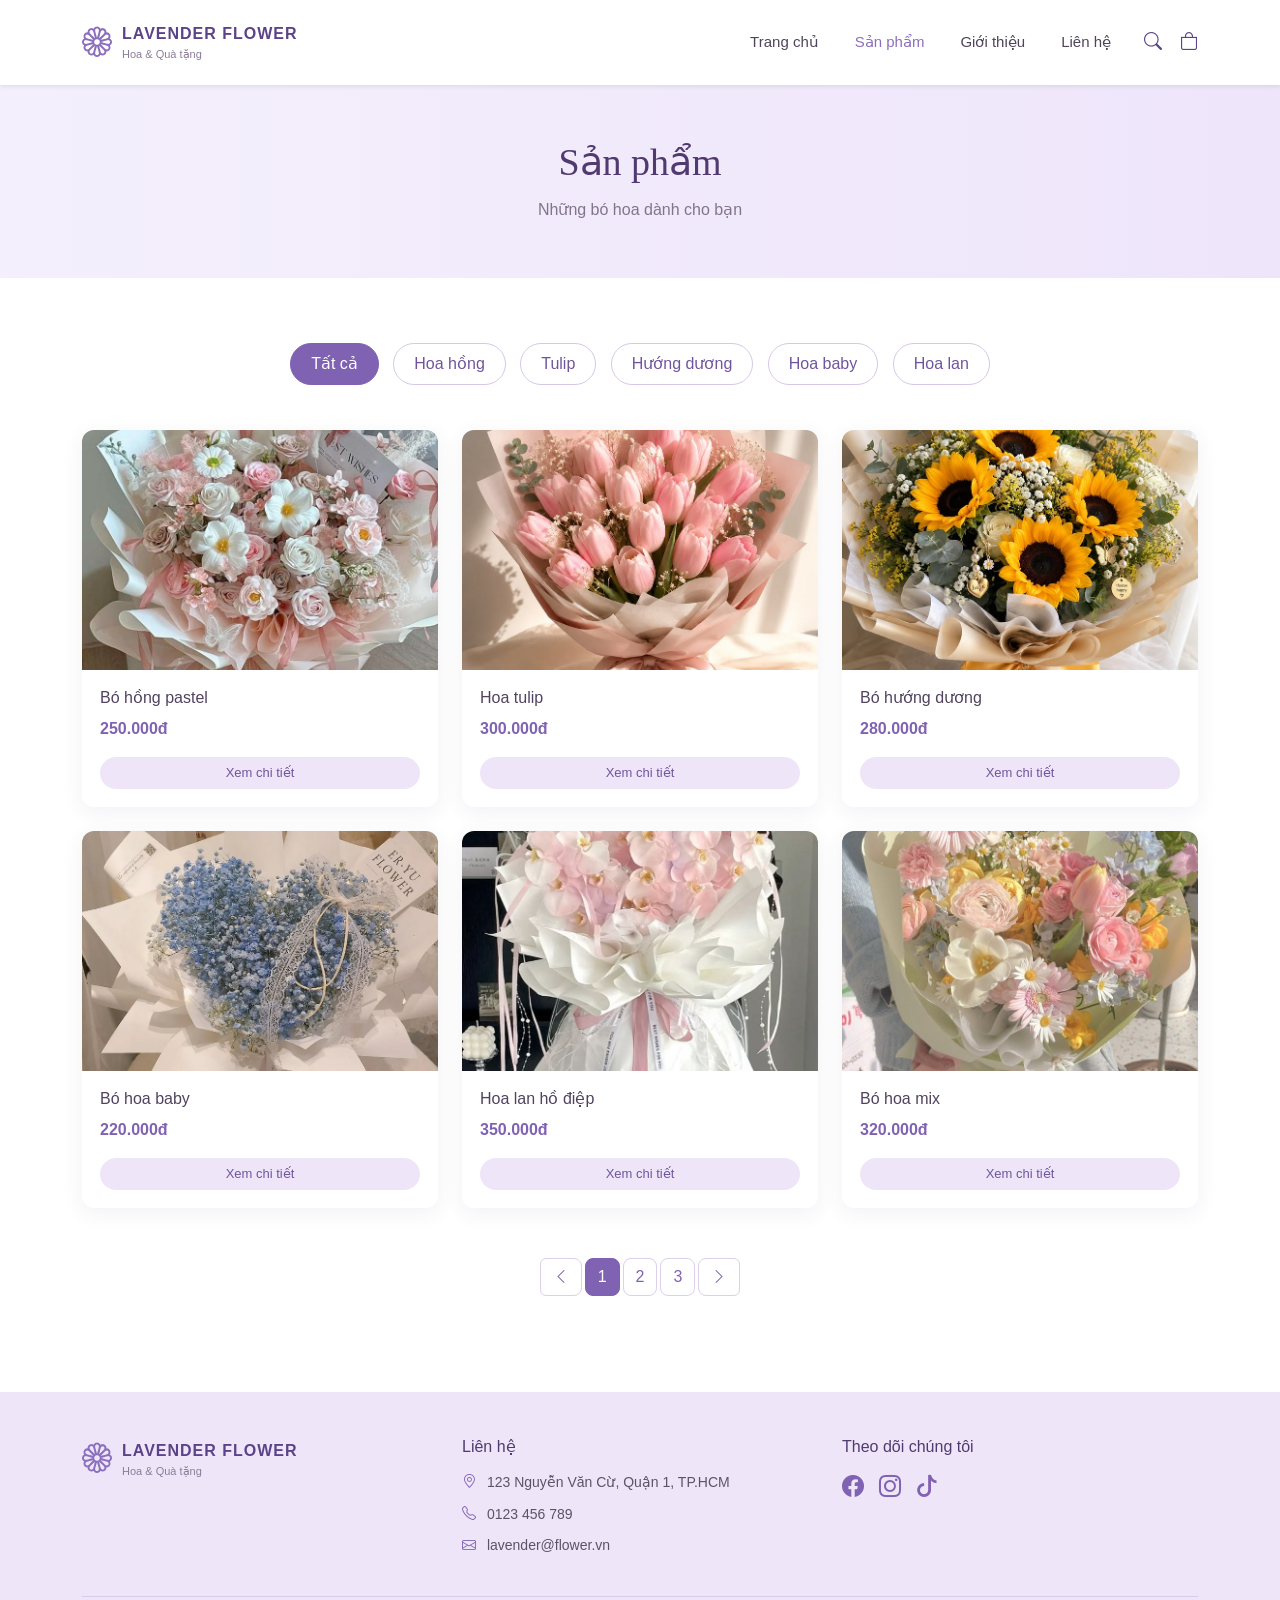
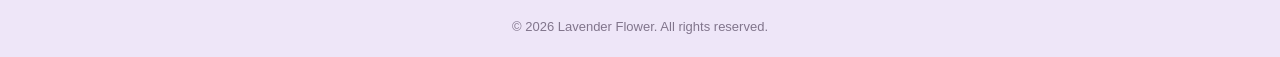
<file: san-pham.html>
<!DOCTYPE html>
<html lang="vi">

<head>

    <!-- ==================================================
         THÔNG TIN CƠ BẢN
    =================================================== -->

    <!-- Hỗ trợ tiếng Việt -->
    <meta charset="UTF-8">

    <!-- Responsive trên điện thoại -->
    <meta name="viewport" content="width=device-width, initial-scale=1.0">

    <!-- Tiêu đề trên trình duyệt -->
    <title>Sản phẩm - Lavender Flower</title>


    <!-- ==================================================
         BOOTSTRAP CSS
    =================================================== -->

    <link
        href="https://cdn.jsdelivr.net/npm/bootstrap@5.3.3/dist/css/bootstrap.min.css"
        rel="stylesheet">


    <!-- ==================================================
         BOOTSTRAP ICONS
    =================================================== -->

    <link
        rel="stylesheet"
        href="https://cdn.jsdelivr.net/npm/bootstrap-icons@1.11.3/font/bootstrap-icons.min.css">


    <!-- ==================================================
         CSS TỰ VIẾT
    =================================================== -->

    <link rel="stylesheet" href="css/style.css">

</head>


<body>


    <!-- ==================================================
         1. NAVIGATION
    =================================================== -->

    <nav class="navbar navbar-expand-lg bg-white shadow-sm sticky-top">

        <div class="container">


            <!-- LOGO -->

            <a
                class="navbar-brand"
                href="index.html">

                <div class="logo">

                    <i class="bi bi-flower1"></i>

                    <div>

                        <strong>
                            LAVENDER FLOWER
                        </strong>

                        <small>
                            Hoa & Quà tặng
                        </small>

                    </div>

                </div>

            </a>



            <!-- NÚT MENU TRÊN ĐIỆN THOẠI -->

            <button
                class="navbar-toggler"
                type="button"
                data-bs-toggle="collapse"
                data-bs-target="#mainMenu">

                <span class="navbar-toggler-icon"></span>

            </button>



            <!-- MENU -->

            <div
                class="collapse navbar-collapse"
                id="mainMenu">

                <ul class="navbar-nav ms-auto">


                    <!-- TRANG CHỦ -->

                    <li class="nav-item">

                        <a
                            class="nav-link"
                            href="index.html">

                            Trang chủ

                        </a>

                    </li>


                    <!-- SẢN PHẨM -->

                    <li class="nav-item">

                        <a
                            class="nav-link active"
                            href="san-pham.html">

                            Sản phẩm

                        </a>

                    </li>


                    <!-- GIỚI THIỆU -->

                    <li class="nav-item">

                        <a
                            class="nav-link"
                            href="gioi-thieu.html">

                            Giới thiệu

                        </a>

                    </li>


                    <!-- LIÊN HỆ -->

                    <li class="nav-item">

                        <a
                            class="nav-link"
                            href="lien-he.html">

                            Liên hệ

                        </a>

                    </li>

                </ul>



                <!-- ICON -->

                <div class="header-icons">

                    <i class="bi bi-search"></i>

                    <i class="bi bi-bag"></i>

                </div>

            </div>

        </div>

    </nav>



    <!-- ==================================================
         2. TIÊU ĐỀ TRANG
    =================================================== -->

    <section class="page-banner">

        <div class="container text-center">

            <h1>
                Sản phẩm
            </h1>

            <p>
                Những bó hoa dành cho bạn
            </p>

        </div>

    </section>



    <!-- ==================================================
         3. NỘI DUNG SẢN PHẨM
    =================================================== -->

    <section class="products-page">

        <div class="container">


            <!-- ==================================================
                 BỘ LỌC DANH MỤC
            =================================================== -->

            <div class="category-filter text-center">


                <!-- Tất cả -->

                <button class="filter-btn active">
                    Tất cả
                </button>


                <!-- Hoa hồng -->

                <button class="filter-btn">
                    Hoa hồng
                </button>


                <!-- Tulip -->

                <button class="filter-btn">
                    Tulip
                </button>


                <!-- Hướng dương -->

                <button class="filter-btn">
                    Hướng dương
                </button>


                <!-- Hoa baby -->

                <button class="filter-btn">
                    Hoa baby
                </button>


                <!-- Hoa lan -->

                <button class="filter-btn">
                    Hoa lan
                </button>

            </div>



            <!-- ==================================================
                 DANH SÁCH SẢN PHẨM
            =================================================== -->

            <div class="row g-4">


                <!-- ==================================================
                     SẢN PHẨM 1
                =================================================== -->

                <div class="col-6 col-md-4">

                    <div class="product-card">

                        <!-- Ảnh -->

                        <img
                            src="images/hoa-hong.jpg"
                            alt="Bó hồng pastel">


                        <!-- Nội dung -->

                        <div class="product-info">

                            <h3>
                                Bó hồng pastel
                            </h3>

                            <p class="price">
                                250.000đ
                            </p>

                            <a
                                href="chi-tiet.html"
                                class="btn btn-product">

                                Xem chi tiết

                            </a>

                        </div>

                    </div>

                </div>



                <!-- ==================================================
                     SẢN PHẨM 2
                =================================================== -->

                <div class="col-6 col-md-4">

                    <div class="product-card">

                        <img
                            src="images/hoa-tulip.jpg"
                            alt="Hoa tulip">


                        <div class="product-info">

                            <h3>
                                Hoa tulip
                            </h3>

                            <p class="price">
                                300.000đ
                            </p>

                            <a
                                href="chi-tiet.html"
                                class="btn btn-product">

                                Xem chi tiết

                            </a>

                        </div>

                    </div>

                </div>



                <!-- ==================================================
                     SẢN PHẨM 3
                =================================================== -->

                <div class="col-6 col-md-4">

                    <div class="product-card">

                        <img
                            src="images/hoa-huong-duong.jpg"
                            alt="Bó hướng dương">


                        <div class="product-info">

                            <h3>
                                Bó hướng dương
                            </h3>

                            <p class="price">
                                280.000đ
                            </p>

                            <a
                                href="chi-tiet.html"
                                class="btn btn-product">

                                Xem chi tiết

                            </a>

                        </div>

                    </div>

                </div>



                <!-- ==================================================
                     SẢN PHẨM 4
                =================================================== -->

                <div class="col-6 col-md-4">

                    <div class="product-card">

                        <img
                            src="images/hoa-baby.jpg"
                            alt="Bó hoa baby">


                        <div class="product-info">

                            <h3>
                                Bó hoa baby
                            </h3>

                            <p class="price">
                                220.000đ
                            </p>

                            <a
                                href="chi-tiet.html"
                                class="btn btn-product">

                                Xem chi tiết

                            </a>

                        </div>

                    </div>

                </div>



                <!-- ==================================================
                     SẢN PHẨM 5
                =================================================== -->

                <div class="col-6 col-md-4">

                    <div class="product-card">

                        <img
                            src="images/hoa-lan.jpg"
                            alt="Hoa lan hồ điệp">


                        <div class="product-info">

                            <h3>
                                Hoa lan hồ điệp
                            </h3>

                            <p class="price">
                                350.000đ
                            </p>

                            <a
                                href="chi-tiet.html"
                                class="btn btn-product">

                                Xem chi tiết

                            </a>

                        </div>

                    </div>

                </div>



                <!-- ==================================================
                     SẢN PHẨM 6
                =================================================== -->

                <div class="col-6 col-md-4">

                    <div class="product-card">

                        <img
                            src="images/hoa-mix.jpg"
                            alt="Bó hoa mix">


                        <div class="product-info">

                            <h3>
                                Bó hoa mix
                            </h3>

                            <p class="price">
                                320.000đ
                            </p>

                            <a
                                href="chi-tiet.html"
                                class="btn btn-product">

                                Xem chi tiết

                            </a>

                        </div>

                    </div>

                </div>


            </div>



            <!-- ==================================================
                 4. PHÂN TRANG
            =================================================== -->

            <nav
                class="product-pagination"
                aria-label="Phân trang sản phẩm">

                <ul class="pagination justify-content-center">


                    <!-- Trang trước -->

                    <li class="page-item">

                        <a
                            class="page-link"
                            href="#">

                            <i class="bi bi-chevron-left"></i>

                        </a>

                    </li>


                    <!-- Trang 1 -->

                    <li class="page-item active">

                        <a
                            class="page-link"
                            href="#">

                            1

                        </a>

                    </li>


                    <!-- Trang 2 -->

                    <li class="page-item">

                        <a
                            class="page-link"
                            href="#">

                            2

                        </a>

                    </li>


                    <!-- Trang 3 -->

                    <li class="page-item">

                        <a
                            class="page-link"
                            href="#">

                            3

                        </a>

                    </li>


                    <!-- Trang sau -->

                    <li class="page-item">

                        <a
                            class="page-link"
                            href="#">

                            <i class="bi bi-chevron-right"></i>

                        </a>

                    </li>

                </ul>

            </nav>

        </div>

    </section>



    <!-- ==================================================
         5. FOOTER
    =================================================== -->

    <footer class="footer">

        <div class="container">

            <div class="row g-4">


                <!-- LOGO -->

                <div class="col-lg-4">

                    <div class="logo footer-logo">

                        <i class="bi bi-flower1"></i>

                        <div>

                            <strong>
                                LAVENDER FLOWER
                            </strong>

                            <small>
                                Hoa & Quà tặng
                            </small>

                        </div>

                    </div>

                </div>



                <!-- THÔNG TIN -->

                <div class="col-lg-4">

                    <h4>
                        Liên hệ
                    </h4>

                    <p>

                        <i class="bi bi-geo-alt"></i>

                        123 Nguyễn Văn Cừ,
                        Quận 1, TP.HCM

                    </p>

                    <p>

                        <i class="bi bi-telephone"></i>

                        0123 456 789

                    </p>

                    <p>

                        <i class="bi bi-envelope"></i>

                        lavender@flower.vn

                    </p>

                </div>



                <!-- SOCIAL -->

                <div class="col-lg-4">

                    <h4>
                        Theo dõi chúng tôi
                    </h4>

                    <div class="social-icons">

                        <a href="#">
                            <i class="bi bi-facebook"></i>
                        </a>

                        <a href="#">
                            <i class="bi bi-instagram"></i>
                        </a>

                        <a href="#">
                            <i class="bi bi-tiktok"></i>
                        </a>

                    </div>

                </div>

            </div>


            <!-- COPYRIGHT -->

            <div class="copyright">

                © 2026 Lavender Flower.
                All rights reserved.

            </div>

        </div>

    </footer>



    <!-- ==================================================
         BOOTSTRAP JAVASCRIPT
    =================================================== -->

    <script
        src="https://cdn.jsdelivr.net/npm/bootstrap@5.3.3/dist/js/bootstrap.bundle.min.js">
    </script>


</body>

</html>
</file>
<file: css/style.css>
/* =====================================================
   1. CÀI ĐẶT CHUNG
===================================================== */

* {
    margin: 0;
    padding: 0;
    box-sizing: border-box;
}

body {
    font-family: Arial, sans-serif;
    color: #3d3150;
    background-color: #ffffff;
}


/* Màu chữ chung */

p {
    line-height: 1.7;
}


/* =====================================================
   2. NAVBAR
===================================================== */

.navbar {
    padding: 15px 0;
}


/* Logo */

.logo {
    display: flex;
    align-items: center;
    gap: 10px;
}

.logo i {
    font-size: 30px;
    color: #8b6fbd;
}

.logo strong {
    display: block;
    color: #5c4389;
    font-size: 16px;
    letter-spacing: 1px;
}

.logo small {
    display: block;
    color: #8b7c99;
    font-size: 11px;
}


/* Menu */

.nav-link {
    color: #4f455a !important;
    margin-left: 20px;
    font-size: 15px;
}

.nav-link:hover,
.nav-link.active {
    color: #8b6fbd !important;
}


/* Icon bên phải */

.header-icons {
    display: flex;
    gap: 18px;
    margin-left: 25px;
}

.header-icons i {
    cursor: pointer;
    font-size: 18px;
    color: #5c4389;
}


/* =====================================================
   3. HERO / BANNER
===================================================== */

.hero {
    background: linear-gradient(
        90deg,
        #f4effc,
        #eee5fa
    );

    padding: 70px 0;
}


/* Phần chữ */

.hero-small-title {
    color: #8b6fbd;
    font-size: 14px;
    font-weight: bold;
    letter-spacing: 2px;
    margin-bottom: 15px;
}

.hero h1 {
    font-family: Georgia, serif;
    font-size: 48px;
    line-height: 1.2;
    color: #503a70;
    margin-bottom: 20px;
}

.hero-description {
    max-width: 500px;
    color: #6e6279;
    margin-bottom: 25px;
}


/* Ảnh banner */

.hero-image {
    width: 100%;
    height: 420px;
    object-fit: cover;
    border-radius: 20px;
}


/* Nút Lavender */

.btn-lavender {
    background-color: #8062b2;
    color: white;
    border-radius: 25px;
    padding: 11px 25px;
    border: none;
}

.btn-lavender:hover {
    background-color: #684a99;
    color: white;
}


/* =====================================================
   4. TIÊU ĐỀ SECTION
===================================================== */

.featured-products {
    padding: 70px 0;
}

.section-title {
    display: flex;
    align-items: center;
    justify-content: center;
    gap: 15px;
}

.section-title span {
    width: 45px;
    height: 2px;
    background-color: #b49ad9;
}

.section-title h2 {
    font-family: Georgia, serif;
    color: #503a70;
    text-transform: uppercase;
    font-size: 27px;
    margin: 0;
}

.section-description {
    text-align: center;
    color: #81758c;
    margin-top: 10px;
    margin-bottom: 35px;
}


/* =====================================================
   5. PRODUCT CARD
===================================================== */

.product-card {
    background-color: white;
    border-radius: 12px;
    overflow: hidden;

    box-shadow:
        0 5px 20px rgba(80, 58, 112, 0.08);

    transition: 0.3s;
}

.product-card:hover {
    transform: translateY(-5px);

    box-shadow:
        0 10px 25px rgba(80, 58, 112, 0.15);
}


/* Ảnh sản phẩm */

.product-card img {
    width: 100%;
    height: 220px;
    object-fit: cover;
}


/* Nội dung */

.product-info {
    padding: 18px;
}

.product-info h3 {
    font-size: 16px;
    color: #514260;
    margin-bottom: 8px;
}

.price {
    color: #8062b2;
    font-weight: bold;
    margin-bottom: 15px;
}


/* Nút sản phẩm */

.btn-product {
    width: 100%;
    background-color: #eee6f8;
    color: #70549d;
    border-radius: 20px;
    border: none;
    font-size: 13px;
}

.btn-product:hover {
    background-color: #8062b2;
    color: white;
}


/* =====================================================
   6. ABOUT HOME
===================================================== */

.about-home {
    padding: 70px 0;
    background-color: #faf8fd;
}


/* Ảnh */

.about-image {
    width: 100%;
    height: 350px;
    object-fit: cover;
    border-radius: 15px;
}


/* Tiêu đề nhỏ */

.small-title {
    color: #8062b2;
    font-size: 13px;
    font-weight: bold;
    letter-spacing: 2px;
}


/* Tiêu đề */

.about-home h2 {
    font-family: Georgia, serif;
    color: #503a70;
    font-size: 35px;
    line-height: 1.3;
    margin-bottom: 20px;
}


/* =====================================================
   7. FOOTER
===================================================== */

.footer {
    background-color: #eee6f8;
    padding: 45px 0 20px;
    color: #5d5268;
}


/* Tiêu đề footer */

.footer h4 {
    color: #503a70;
    font-size: 16px;
    margin-bottom: 15px;
}


/* Đoạn thông tin */

.footer p {
    font-size: 14px;
    margin-bottom: 8px;
}


/* Icon */

.footer p i {
    color: #8062b2;
    margin-right: 7px;
}


/* Social */

.social-icons {
    display: flex;
    gap: 15px;
}

.social-icons a {
    color: #8062b2;
    font-size: 22px;
}

.social-icons a:hover {
    color: #503a70;
}


/* Copyright */

.copyright {
    text-align: center;
    border-top: 1px solid #d9ccea;
    margin-top: 30px;
    padding-top: 20px;
    font-size: 13px;
    color: #81758c;
}


/* =====================================================
   8. RESPONSIVE - TABLET
===================================================== */

@media (max-width: 991px) {

    /* Menu */

    .nav-link {
        margin-left: 0;
        padding: 10px 0;
    }

    .header-icons {
        margin-left: 0;
        margin-top: 10px;
    }


    /* Hero */

    .hero {
        padding: 50px 0;
    }

    .hero h1 {
        font-size: 40px;
    }

    .hero-image {
        height: 350px;
        margin-top: 30px;
    }

}


/* =====================================================
   9. RESPONSIVE - ĐIỆN THOẠI
===================================================== */

@media (max-width: 576px) {

    /* Hero */

    .hero {
        padding: 40px 0;
    }

    .hero h1 {
        font-size: 34px;
    }

    .hero-description {
        font-size: 14px;
    }

    .hero-image {
        height: 280px;
        border-radius: 12px;
    }


    /* Section */

    .featured-products {
        padding: 50px 0;
    }

    .section-title h2 {
        font-size: 20px;
    }


    /* Product */

    .product-card img {
        height: 170px;
    }

    .product-info {
        padding: 12px;
    }

    .product-info h3 {
        font-size: 14px;
    }

    .price {
        font-size: 14px;
    }


    /* About */

    .about-home {
        padding: 50px 0;
    }

    .about-image {
        height: 250px;
    }

    .about-home h2 {
        font-size: 28px;
    }


    /* Footer */

    .footer {
        text-align: center;
    }

    .footer-logo {
        justify-content: center;
    }

    .social-icons {
        justify-content: center;
    }

}

/* =====================================================
   TRANG SẢN PHẨM
===================================================== */


/* =====================================================
   1. PAGE BANNER
===================================================== */

.page-banner {
    background: linear-gradient(
        90deg,
        #f4effc,
        #eee5fa
    );

    padding: 55px 0;
}

.page-banner h1 {
    font-family: Georgia, serif;
    color: #503a70;
    font-size: 38px;
    margin-bottom: 10px;
}

.page-banner p {
    color: #81758c;
    margin: 0;
}


/* =====================================================
   2. PRODUCTS PAGE
===================================================== */

.products-page {
    padding: 60px 0 80px;
}


/* =====================================================
   3. BỘ LỌC DANH MỤC
===================================================== */

.category-filter {
    margin-bottom: 40px;
}


/* Nút lọc */

.filter-btn {
    border: 1px solid #d7c8e8;

    background-color: white;

    color: #70549d;

    border-radius: 25px;

    padding: 8px 20px;

    margin: 5px;

    cursor: pointer;

    transition: 0.3s;
}


/* Hover */

.filter-btn:hover {
    background-color: #eee6f8;
}


/* Nút đang được chọn */

.filter-btn.active {
    background-color: #8062b2;

    color: white;

    border-color: #8062b2;
}


/* =====================================================
   4. PRODUCT CARD TRANG SẢN PHẨM
===================================================== */

.products-page .product-card {
    height: 100%;
}


/* Ảnh */

.products-page .product-card img {
    width: 100%;

    height: 240px;

    object-fit: cover;
}


/* =====================================================
   5. PHÂN TRANG
===================================================== */

.product-pagination {
    margin-top: 50px;
}


/* Nút phân trang */

.product-pagination .page-link {
    color: #8062b2;

    border-color: #ddd0eb;

    margin: 0 4px;

    border-radius: 8px;
}


/* Trang hiện tại */

.product-pagination .page-item.active .page-link {
    background-color: #8062b2;

    border-color: #8062b2;

    color: white;
}


/* Hover */

.product-pagination .page-link:hover {
    background-color: #eee6f8;

    color: #503a70;
}


/* =====================================================
   6. RESPONSIVE TABLET
===================================================== */

@media (max-width: 991px) {

    .page-banner {
        padding: 45px 0;
    }

    .page-banner h1 {
        font-size: 34px;
    }

    .products-page {
        padding: 50px 0 70px;
    }

    .products-page .product-card img {
        height: 220px;
    }

}


/* =====================================================
   7. RESPONSIVE ĐIỆN THOẠI
===================================================== */

@media (max-width: 576px) {

    .page-banner {
        padding: 35px 0;
    }

    .page-banner h1 {
        font-size: 30px;
    }

    .page-banner p {
        font-size: 14px;
    }


    /* Bộ lọc */

    .category-filter {
        margin-bottom: 25px;
    }

    .filter-btn {
        font-size: 13px;

        padding: 7px 14px;

        margin: 3px;
    }


    /* Card */

    .products-page .product-card img {
        height: 170px;
    }


    /* Khoảng cách */

    .products-page {
        padding: 40px 0 60px;
    }


    /* Phân trang */

    .product-pagination {
        margin-top: 35px;
    }

}

/* =====================================================
   TRANG CHI TIẾT SẢN PHẨM
===================================================== */


/* =====================================================
   1. BREADCRUMB
===================================================== */

.breadcrumb-section {
    background-color: #faf8fd;
    padding: 15px 0;
}

.breadcrumb {
    margin: 0;
    font-size: 14px;
}

.breadcrumb a {
    color: #8062b2;
    text-decoration: none;
}

.breadcrumb-item.active {
    color: #81758c;
}


/* =====================================================
   2. PRODUCT DETAIL
===================================================== */

.product-detail {
    padding: 60px 0 70px;
}


/* =====================================================
   3. ẢNH SẢN PHẨM
===================================================== */

.main-product-image {
    width: 100%;
    height: 500px;

    overflow: hidden;

    border-radius: 15px;

    background-color: #f7f3fb;
}

.main-product-image img {
    width: 100%;
    height: 100%;

    object-fit: cover;
}


/* =====================================================
   4. ẢNH NHỎ
===================================================== */

.product-thumbnails {
    display: flex;

    gap: 12px;

    margin-top: 15px;
}

.thumbnail {
    width: 80px;
    height: 80px;

    border-radius: 8px;

    overflow: hidden;

    border: 2px solid transparent;

    cursor: pointer;
}

.thumbnail.active {
    border-color: #8062b2;
}

.thumbnail img {
    width: 100%;
    height: 100%;

    object-fit: cover;
}


/* =====================================================
   5. THÔNG TIN SẢN PHẨM
===================================================== */

.product-detail-info h1 {
    font-family: Georgia, serif;

    color: #503a70;

    font-size: 38px;

    margin-bottom: 15px;
}


/* =====================================================
   6. ĐÁNH GIÁ
===================================================== */

.product-rating {
    display: flex;

    align-items: center;

    gap: 10px;

    color: #81758c;

    font-size: 14px;

    margin-bottom: 20px;
}

.stars {
    color: #e6ae35;

    letter-spacing: 2px;

    font-size: 18px;
}


/* =====================================================
   7. GIÁ
===================================================== */

.detail-price {
    color: #8062b2;

    font-size: 30px;

    font-weight: bold;

    margin-bottom: 20px;
}


/* =====================================================
   8. MÔ TẢ
===================================================== */

.detail-description {
    color: #6e6279;

    line-height: 1.8;
}


/* =====================================================
   9. THÔNG SỐ SẢN PHẨM
===================================================== */

.product-specifications {
    padding: 10px 0;
}

.product-specifications p {
    color: #62566e;

    margin-bottom: 12px;

    font-size: 14px;
}

.product-specifications i {
    color: #8062b2;

    width: 25px;

    display: inline-block;
}

.product-specifications strong {
    margin-right: 5px;
}


/* =====================================================
   10. SỐ LƯỢNG + GIỎ HÀNG
===================================================== */

.purchase-area {
    display: flex;

    align-items: center;

    gap: 15px;

    margin-top: 25px;
}


/* Số lượng */

.quantity {
    display: flex;

    align-items: center;

    border: 1px solid #ddd0eb;

    border-radius: 25px;

    overflow: hidden;
}

.quantity button {
    width: 38px;
    height: 42px;

    border: none;

    background-color: white;

    color: #8062b2;

    font-size: 20px;

    cursor: pointer;
}

.quantity span {
    width: 35px;

    text-align: center;

    color: #514260;
}


/* Nút thêm giỏ */

.btn-add-cart {
    background-color: #8062b2;

    color: white;

    border-radius: 25px;

    padding: 11px 25px;

    border: none;
}

.btn-add-cart:hover {
    background-color: #684a99;

    color: white;
}


/* =====================================================
   11. SẢN PHẨM LIÊN QUAN
===================================================== */

.related-products {
    background-color: #faf8fd;

    padding: 65px 0 75px;
}


/* =====================================================
   12. RESPONSIVE TABLET
===================================================== */

@media (max-width: 991px) {

    .product-detail {
        padding: 50px 0 60px;
    }

    .main-product-image {
        height: 450px;
    }

    .product-detail-info h1 {
        font-size: 32px;
    }

}


/* =====================================================
   13. RESPONSIVE ĐIỆN THOẠI
===================================================== */

@media (max-width: 576px) {

    /* Breadcrumb */

    .breadcrumb-section {
        padding: 12px 0;
    }

    .breadcrumb {
        font-size: 12px;
    }


    /* Product detail */

    .product-detail {
        padding: 35px 0 50px;
    }


    /* Ảnh */

    .main-product-image {
        height: 330px;

        border-radius: 12px;
    }


    /* Thumbnail */

    .thumbnail {
        width: 65px;
        height: 65px;
    }


    /* Tiêu đề */

    .product-detail-info h1 {
        font-size: 28px;

        margin-top: 10px;
    }


    /* Giá */

    .detail-price {
        font-size: 26px;
    }


    /* Purchase */

    .purchase-area {
        flex-direction: column;

        align-items: stretch;
    }


    .quantity {
        width: fit-content;
    }


    .btn-add-cart {
        width: 100%;
    }


    /* Related */

    .related-products {
        padding: 50px 0 60px;
    }

}

/* =====================================================
   TRANG GIỚI THIỆU
===================================================== */


/* =====================================================
   1. PHẦN CÂU CHUYỆN
===================================================== */

.about-story {
    padding: 70px 0;
}


/* =====================================================
   2. ẢNH CỬA HÀNG
===================================================== */

.about-story-image {
    position: relative;
}


/*
    Tạo một đường viền trang trí
    phía sau ảnh
*/

.about-story-image::before {
    content: "";

    position: absolute;

    width: 100%;
    height: 100%;

    border: 2px solid #d8c8e9;

    border-radius: 15px;

    top: 15px;
    left: 15px;

    z-index: 0;
}


/*
    Ảnh nằm phía trên đường viền
*/

.about-story-image img {
    position: relative;

    z-index: 1;

    width: 100%;

    height: 430px;

    object-fit: cover;

    border-radius: 15px;
}


/* =====================================================
   3. NỘI DUNG CÂU CHUYỆN
===================================================== */

.about-story h2 {
    font-family: Georgia, serif;

    color: #503a70;

    font-size: 38px;

    line-height: 1.3;

    margin-bottom: 25px;
}


.about-story p:not(.small-title) {
    color: #6e6279;

    line-height: 1.8;

    margin-bottom: 18px;
}


/* =====================================================
   4. GIÁ TRỊ
===================================================== */

.our-values {
    background-color: #faf8fd;

    padding: 70px 0 80px;
}


/* =====================================================
   5. VALUE CARD
===================================================== */

.value-card {
    height: 100%;

    background-color: white;

    border-radius: 15px;

    padding: 35px 25px;

    text-align: center;

    box-shadow:
        0 5px 20px rgba(80, 58, 112, 0.08);

    transition: 0.3s;
}


/*
    Hiệu ứng khi di chuột
*/

.value-card:hover {
    transform: translateY(-7px);

    box-shadow:
        0 10px 30px rgba(80, 58, 112, 0.14);
}


/* =====================================================
   6. ICON GIÁ TRỊ
===================================================== */

.value-icon {
    width: 70px;
    height: 70px;

    margin: 0 auto 20px;

    display: flex;

    align-items: center;
    justify-content: center;

    border-radius: 50%;

    background-color: #eee6f8;

    color: #8062b2;

    font-size: 30px;
}


/* =====================================================
   7. TIÊU ĐỀ CARD
===================================================== */

.value-card h3 {
    color: #503a70;

    font-family: Georgia, serif;

    font-size: 22px;

    margin-bottom: 15px;
}


/* =====================================================
   8. NỘI DUNG CARD
===================================================== */

.value-card p {
    color: #81758c;

    font-size: 14px;

    line-height: 1.8;

    margin: 0;
}


/* =====================================================
   9. RESPONSIVE TABLET
===================================================== */

@media (max-width: 991px) {

    .about-story {
        padding: 55px 0;
    }


    .about-story-image img {
        height: 380px;
    }


    .about-story h2 {
        font-size: 32px;
    }


    .our-values {
        padding: 55px 0 65px;
    }

}


/* =====================================================
   10. RESPONSIVE ĐIỆN THOẠI
===================================================== */

@media (max-width: 576px) {

    .about-story {
        padding: 40px 0 55px;
    }


    /* Ảnh */

    .about-story-image {
        margin-right: 10px;

        margin-bottom: 15px;
    }


    .about-story-image::before {
        top: 10px;

        left: 10px;
    }


    .about-story-image img {
        height: 280px;

        border-radius: 12px;
    }


    /* Nội dung */

    .about-story h2 {
        font-size: 28px;
    }


    .about-story p:not(.small-title) {
        font-size: 14px;
    }


    /* Values */

    .our-values {
        padding: 45px 0 55px;
    }


    .value-card {
        padding: 30px 20px;
    }


    .value-icon {
        width: 60px;
        height: 60px;

        font-size: 25px;
    }

}

/* =====================================================
   TRANG LIÊN HỆ
===================================================== */


/* =====================================================
   1. CONTACT SECTION
===================================================== */

.contact-section {
    padding: 70px 0 80px;
}


/* =====================================================
   2. CONTACT INFO
===================================================== */

.contact-info h2,
.contact-form h2 {
    font-family: Georgia, serif;

    color: #503a70;

    font-size: 36px;

    line-height: 1.3;

    margin-bottom: 20px;
}


.contact-intro {
    color: #6e6279;

    line-height: 1.8;

    margin-bottom: 30px;
}


/* =====================================================
   3. CONTACT ITEM
===================================================== */

.contact-item {
    display: flex;

    align-items: flex-start;

    gap: 15px;

    margin-bottom: 22px;
}


/* ICON */

.contact-icon {
    width: 45px;
    height: 45px;

    flex-shrink: 0;

    display: flex;

    align-items: center;
    justify-content: center;

    background-color: #eee6f8;

    color: #8062b2;

    border-radius: 50%;

    font-size: 19px;
}


/* NỘI DUNG */

.contact-item h4 {
    color: #503a70;

    font-size: 16px;

    margin: 0 0 5px;
}


.contact-item p {
    color: #81758c;

    font-size: 14px;

    line-height: 1.6;

    margin: 0;
}


/* =====================================================
   4. SOCIAL
===================================================== */

.contact-social {
    margin-top: 30px;
}


.contact-social h4 {
    color: #503a70;

    font-size: 17px;

    margin-bottom: 15px;
}


/* =====================================================
   5. CONTACT FORM
===================================================== */

.contact-form {
    background-color: #faf8fd;

    border-radius: 15px;

    padding: 40px;
}


.form-description {
    color: #81758c;

    font-size: 14px;

    line-height: 1.7;

    margin-bottom: 25px;
}


/* =====================================================
   6. FORM LABEL
===================================================== */

.form-label {
    color: #503a70;

    font-size: 14px;

    font-weight: 600;
}


/* =====================================================
   7. INPUT
===================================================== */

.form-control,
.form-select {
    border: 1px solid #ddd0eb;

    border-radius: 8px;

    padding: 11px 14px;

    color: #62566e;
}


.form-control:focus,
.form-select:focus {
    border-color: #8062b2;

    box-shadow:
        0 0 0 0.2rem rgba(128, 98, 178, 0.12);
}


/* PLACEHOLDER */

.form-control::placeholder {
    color: #b1a7ba;

    font-size: 14px;
}


/* =====================================================
   8. NÚT GỬI
===================================================== */

.contact-form .btn-lavender {
    margin-top: 10px;

    padding: 11px 28px;
}


/* =====================================================
   9. MAP
===================================================== */

.map-section {
    background-color: #faf8fd;

    padding: 65px 0 80px;
}


.map-container {
    overflow: hidden;

    border-radius: 15px;

    box-shadow:
        0 5px 20px rgba(80, 58, 112, 0.08);
}


.map-container iframe {
    display: block;
}


/* =====================================================
   10. RESPONSIVE TABLET
===================================================== */

@media (max-width: 991px) {

    .contact-section {
        padding: 55px 0 65px;
    }


    .contact-info h2,
    .contact-form h2 {
        font-size: 32px;
    }


    .contact-form {
        padding: 35px;
    }

}


/* =====================================================
   11. RESPONSIVE ĐIỆN THOẠI
===================================================== */

@media (max-width: 576px) {

    .contact-section {
        padding: 40px 0 55px;
    }


    /* Tiêu đề */

    .contact-info h2,
    .contact-form h2 {
        font-size: 28px;
    }


    /* Thông tin */

    .contact-item {
        margin-bottom: 18px;
    }


    .contact-icon {
        width: 40px;
        height: 40px;

        font-size: 17px;
    }


    /* Form */

    .contact-form {
        padding: 25px 20px;

        border-radius: 12px;
    }


    /* Map */

    .map-section {
        padding: 45px 0 55px;
    }


    .map-container iframe {
        height: 300px;
    }

}
</file>
